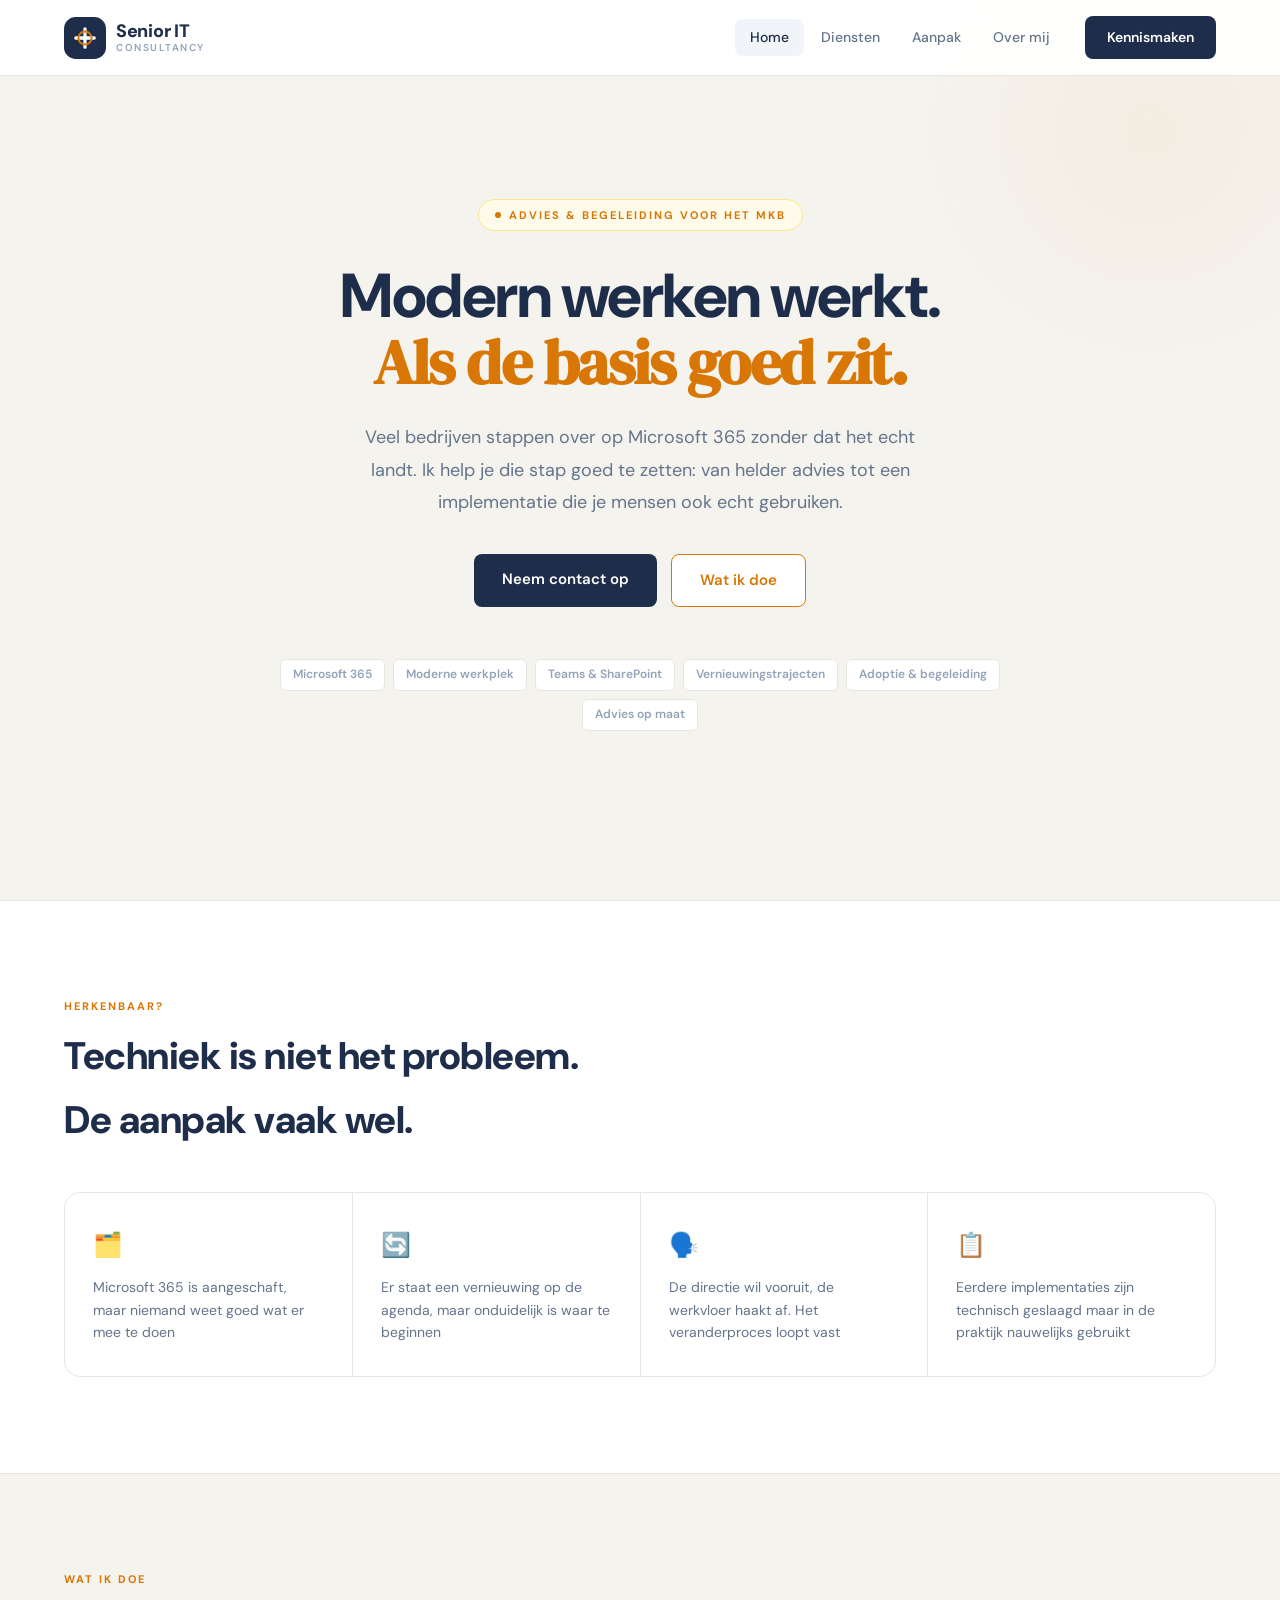
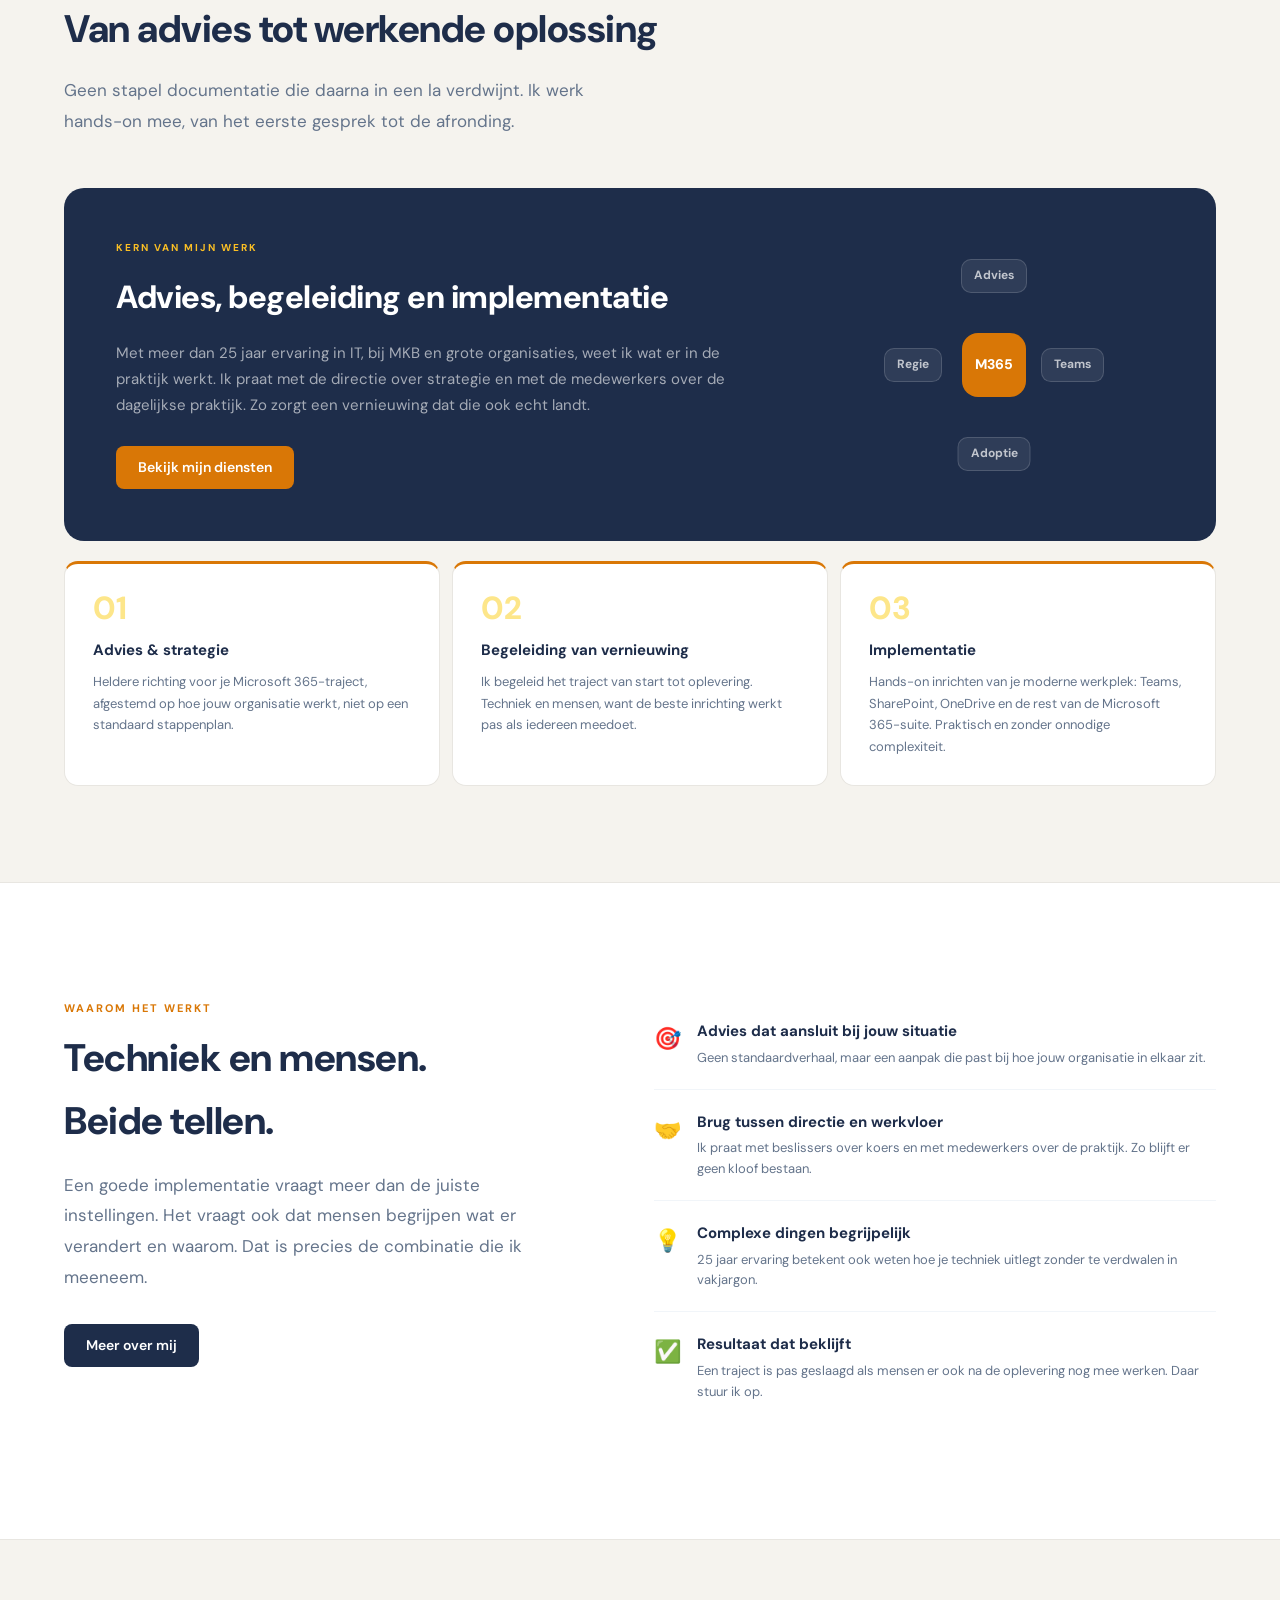
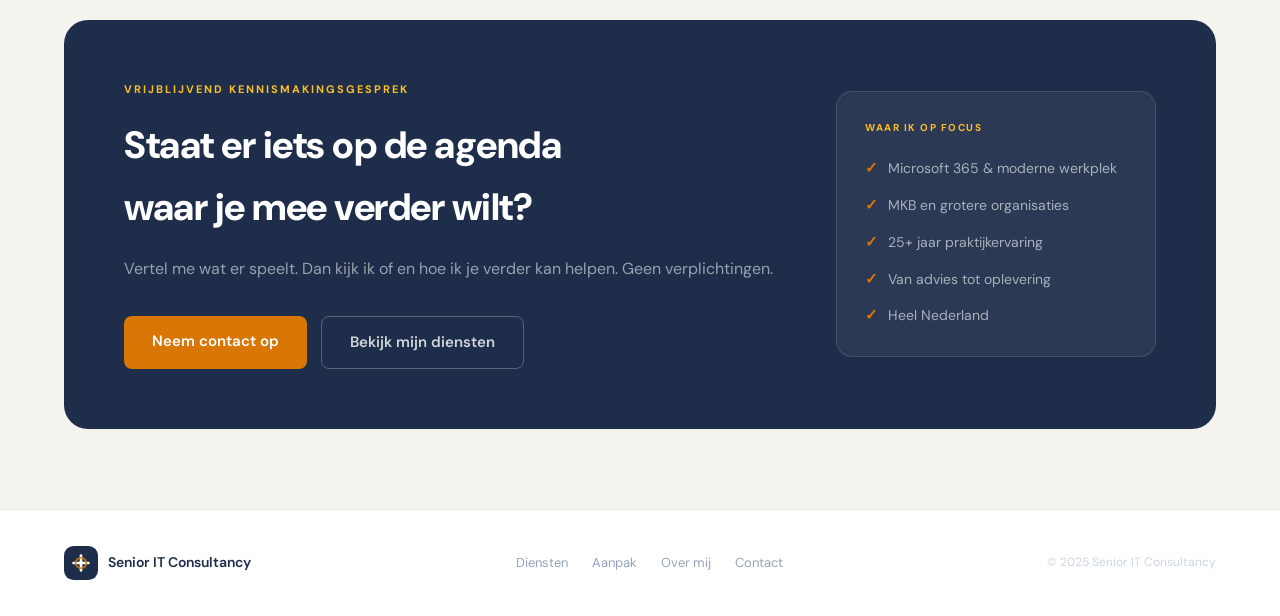
<file: index.html>
<!doctype html>
<html lang="nl">
<head>
<meta charset="utf-8">
<meta name="viewport" content="width=device-width,initial-scale=1">
<meta name="description" content="Senior IT Consultancy – advies, begeleiding en implementatie van moderne werkplekken en Microsoft 365 voor het MKB.">
<title>Senior IT Consultancy</title>
<link rel="stylesheet" href="style.css">
<link href="https://fonts.googleapis.com/css2?family=DM+Sans:ital,opsz,wght@0,9..40,400;0,9..40,500;0,9..40,700;0,9..40,800&family=DM+Serif+Display&display=swap" rel="stylesheet">
</head>
<body>
<header>
  <div class="wrap nav">
    <a class="logo" href="index.html">
      <svg width="42" height="42" viewBox="0 0 32 32" fill="none"><rect width="32" height="32" rx="9" fill="#1e2d4a"/><path d="M9 16h14M16 9v14" stroke="#fff" stroke-width="2.5" stroke-linecap="round"/><circle cx="16" cy="16" r="5" fill="none" stroke="#d97706" stroke-width="1.5"/></svg>
      <div class="logo-text"><span class="logo-main">Senior IT</span><span class="logo-sub">Consultancy</span></div>
    </a>
    <div class="menu">
      <a href="index.html" class="active">Home</a>
      <a href="diensten.html">Diensten</a>
      <a href="aanpak.html">Aanpak</a>
      <a href="over-mij.html">Over mij</a>
    </div>
    <a class="btn" href="contact.html">Kennismaken</a>
    <button class="hamburger" id="hamburger" aria-label="Menu"><span></span><span></span><span></span></button>
  </div>
</header>
<nav class="mobile-nav" id="mobileNav">
  <a href="index.html">Home</a><a href="diensten.html">Diensten</a><a href="aanpak.html">Aanpak</a><a href="over-mij.html">Over mij</a><a href="contact.html">Contact</a>
</nav>

<section class="hero">
  <div class="wrap hero-wrap">
    <div class="hero-kicker reveal"><span class="kicker-dot"></span>Advies & begeleiding voor het MKB</div>
    <h1 class="reveal">Modern werken werkt.<br><em>Als de basis goed zit.</em></h1>
    <p class="hero-lead reveal">Veel bedrijven stappen over op Microsoft 365 zonder dat het echt landt. Ik help je die stap goed te zetten: van helder advies tot een implementatie die je mensen ook echt gebruiken.</p>
    <div class="hero-cta reveal">
      <a class="btn big" href="contact.html">Neem contact op</a>
      <a class="btn-ghost big" href="diensten.html">Wat ik doe</a>
    </div>
    <div class="tech-strip reveal">
      <span class="chip">Microsoft 365</span>
      <span class="chip">Moderne werkplek</span>
      <span class="chip">Teams & SharePoint</span>
      <span class="chip">Vernieuwingstrajecten</span>
      <span class="chip">Adoptie & begeleiding</span>
      <span class="chip">Advies op maat</span>
    </div>
  </div>
</section>

<div class="divider"></div>

<section class="section">
  <div class="wrap">
    <div class="section-eyebrow reveal">Herkenbaar?</div>
    <h2 class="reveal">Techniek is niet het probleem.<br>De aanpak vaak wel.</h2>
    <div class="situation-row reveal">
      <div class="sit-item">
        <div class="sit-icon">🗂️</div>
        <div class="sit-text">Microsoft 365 is aangeschaft, maar niemand weet goed wat er mee te doen</div>
      </div>
      <div class="sit-divider"></div>
      <div class="sit-item">
        <div class="sit-icon">🔄</div>
        <div class="sit-text">Er staat een vernieuwing op de agenda, maar onduidelijk is waar te beginnen</div>
      </div>
      <div class="sit-divider"></div>
      <div class="sit-item">
        <div class="sit-icon">🗣️</div>
        <div class="sit-text">De directie wil vooruit, de werkvloer haakt af. Het veranderproces loopt vast</div>
      </div>
      <div class="sit-divider"></div>
      <div class="sit-item">
        <div class="sit-icon">📋</div>
        <div class="sit-text">Eerdere implementaties zijn technisch geslaagd maar in de praktijk nauwelijks gebruikt</div>
      </div>
    </div>
  </div>
</section>

<div class="divider"></div>

<section class="section section-tinted">
  <div class="wrap">
    <div class="section-eyebrow reveal">Wat ik doe</div>
    <h2 class="reveal">Van advies tot werkende oplossing</h2>
    <p class="section-intro reveal">Geen stapel documentatie die daarna in een la verdwijnt. Ik werk hands-on mee, van het eerste gesprek tot de afronding.</p>
    <div class="service-featured reveal">
      <div class="sf-content">
        <div class="sf-tag">Kern van mijn werk</div>
        <h3>Advies, begeleiding en implementatie</h3>
        <p>Met meer dan 25 jaar ervaring in IT, bij MKB en grote organisaties, weet ik wat er in de praktijk werkt. Ik praat met de directie over strategie en met de medewerkers over de dagelijkse praktijk. Zo zorgt een vernieuwing dat die ook echt landt.</p>
        <a class="btn" href="diensten.html">Bekijk mijn diensten</a>
      </div>
      <div class="sf-visual">
        <div class="sf-orbit">
          <div class="sf-center">M365</div>
          <div class="sf-node n1">Advies</div>
          <div class="sf-node n2">Teams</div>
          <div class="sf-node n3">Adoptie</div>
          <div class="sf-node n4">Regie</div>
        </div>
      </div>
    </div>
    <div class="service-sub reveal">
      <div class="svc-card">
        <div class="svc-num">01</div>
        <div class="svc-title">Advies & strategie</div>
        <div class="svc-text">Heldere richting voor je Microsoft 365-traject, afgestemd op hoe jouw organisatie werkt, niet op een standaard stappenplan.</div>
      </div>
      <div class="svc-card">
        <div class="svc-num">02</div>
        <div class="svc-title">Begeleiding van vernieuwing</div>
        <div class="svc-text">Ik begeleid het traject van start tot oplevering. Techniek en mensen, want de beste inrichting werkt pas als iedereen meedoet.</div>
      </div>
      <div class="svc-card">
        <div class="svc-num">03</div>
        <div class="svc-title">Implementatie</div>
        <div class="svc-text">Hands-on inrichten van je moderne werkplek: Teams, SharePoint, OneDrive en de rest van de Microsoft 365-suite. Praktisch en zonder onnodige complexiteit.</div>
      </div>
    </div>
  </div>
</section>

<div class="divider"></div>

<section class="section">
  <div class="wrap">
    <div class="benefit-row reveal">
      <div class="benefit-left">
        <div class="section-eyebrow">Waarom het werkt</div>
        <h2>Techniek en mensen.<br>Beide tellen.</h2>
        <p class="text">Een goede implementatie vraagt meer dan de juiste instellingen. Het vraagt ook dat mensen begrijpen wat er verandert en waarom. Dat is precies de combinatie die ik meeneem.</p>
        <a class="btn" href="over-mij.html">Meer over mij</a>
      </div>
      <div class="benefit-right">
        <div class="benefit-item">
          <div class="bi-icon">🎯</div>
          <div>
            <div class="bi-title">Advies dat aansluit bij jouw situatie</div>
            <div class="bi-text">Geen standaardverhaal, maar een aanpak die past bij hoe jouw organisatie in elkaar zit.</div>
          </div>
        </div>
        <div class="benefit-item">
          <div class="bi-icon">🤝</div>
          <div>
            <div class="bi-title">Brug tussen directie en werkvloer</div>
            <div class="bi-text">Ik praat met beslissers over koers en met medewerkers over de praktijk. Zo blijft er geen kloof bestaan.</div>
          </div>
        </div>
        <div class="benefit-item">
          <div class="bi-icon">💡</div>
          <div>
            <div class="bi-title">Complexe dingen begrijpelijk</div>
            <div class="bi-text">25 jaar ervaring betekent ook weten hoe je techniek uitlegt zonder te verdwalen in vakjargon.</div>
          </div>
        </div>
        <div class="benefit-item">
          <div class="bi-icon">✅</div>
          <div>
            <div class="bi-title">Resultaat dat beklijft</div>
            <div class="bi-text">Een traject is pas geslaagd als mensen er ook na de oplevering nog mee werken. Daar stuur ik op.</div>
          </div>
        </div>
      </div>
    </div>
  </div>
</section>

<div class="divider"></div>

<section class="cta-personal">
  <div class="wrap">
    <div class="cta-personal-inner reveal">
      <div class="cta-personal-text">
        <div class="cta-kicker">Vrijblijvend kennismakingsgesprek</div>
        <h2>Staat er iets op de agenda<br>waar je mee verder wilt?</h2>
        <p>Vertel me wat er speelt. Dan kijk ik of en hoe ik je verder kan helpen. Geen verplichtingen.</p>
        <div class="cta-actions">
          <a class="btn big" href="contact.html">Neem contact op</a>
          <a class="btn-outline big" href="diensten.html">Bekijk mijn diensten</a>
        </div>
      </div>
      <div class="cta-personal-card">
        <div class="cta-card-label">Waar ik op focus</div>
        <div class="cta-card-items">
          <div class="cta-card-item"><span class="cta-check">✓</span>Microsoft 365 & moderne werkplek</div>
          <div class="cta-card-item"><span class="cta-check">✓</span>MKB en grotere organisaties</div>
          <div class="cta-card-item"><span class="cta-check">✓</span>25+ jaar praktijkervaring</div>
          <div class="cta-card-item"><span class="cta-check">✓</span>Van advies tot oplevering</div>
          <div class="cta-card-item"><span class="cta-check">✓</span>Heel Nederland</div>
        </div>
      </div>
    </div>
  </div>
</section>

<footer>
  <div class="wrap footer-inner">
    <div class="footer-brand">
      <svg width="34" height="34" viewBox="0 0 32 32" fill="none"><rect width="32" height="32" rx="9" fill="#1e2d4a"/><path d="M9 16h14M16 9v14" stroke="#fff" stroke-width="2.5" stroke-linecap="round"/><circle cx="16" cy="16" r="5" fill="none" stroke="#d97706" stroke-width="1.5"/></svg>
      <span>Senior IT Consultancy</span>
    </div>
    <div class="footer-links">
      <a href="diensten.html">Diensten</a><a href="aanpak.html">Aanpak</a><a href="over-mij.html">Over mij</a><a href="contact.html">Contact</a>
    </div>
    <span class="footer-copy">© 2025 Senior IT Consultancy</span>
  </div>
</footer>
<a href="contact.html" class="fab-contact">Contact</a>
<script>
const obs=new IntersectionObserver(entries=>{entries.forEach(e=>{if(e.isIntersecting)e.target.classList.add('active');});},{threshold:0.08});
document.querySelectorAll('.reveal').forEach(el=>obs.observe(el));
const h=document.getElementById('hamburger'),m=document.getElementById('mobileNav');
if(h&&m){h.addEventListener('click',()=>{h.classList.toggle('open');m.classList.toggle('open');});m.querySelectorAll('a').forEach(a=>a.addEventListener('click',()=>{h.classList.remove('open');m.classList.remove('open');}));}
</script>
</body>
</html>
</file>
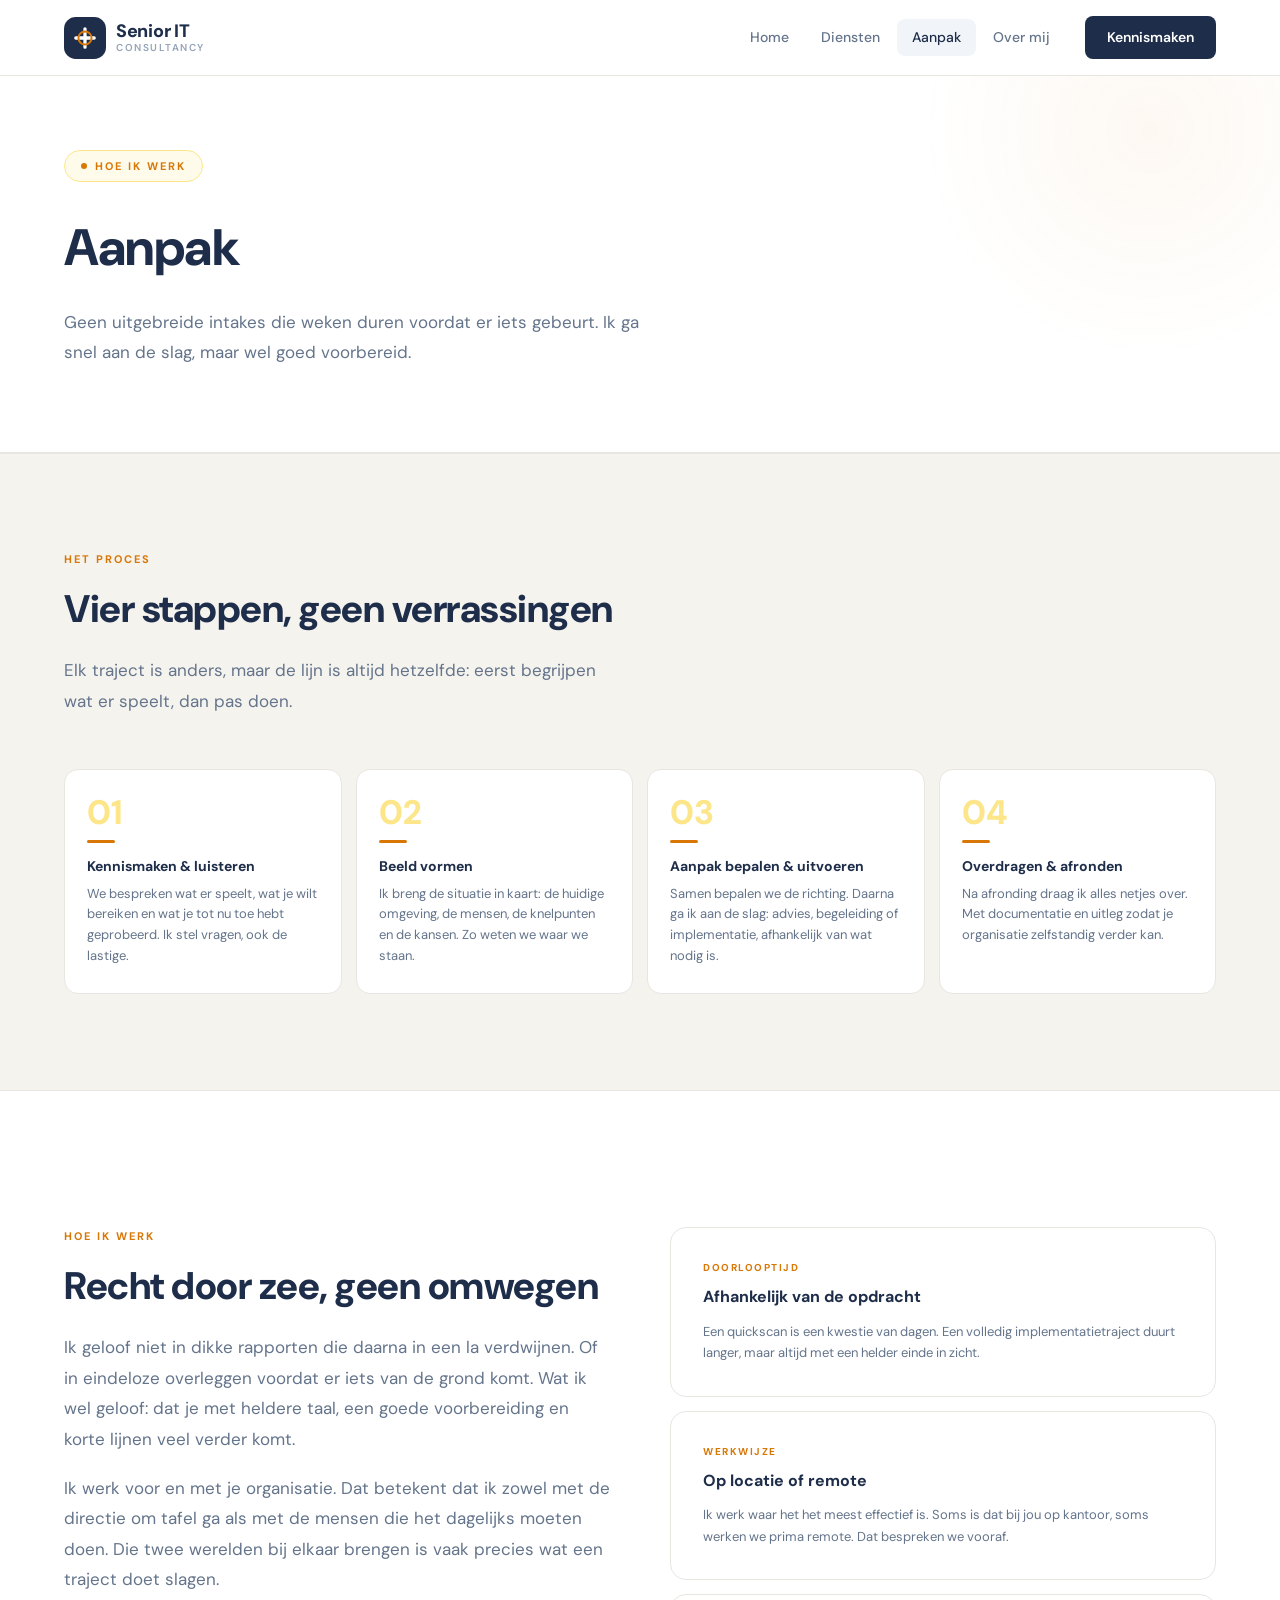
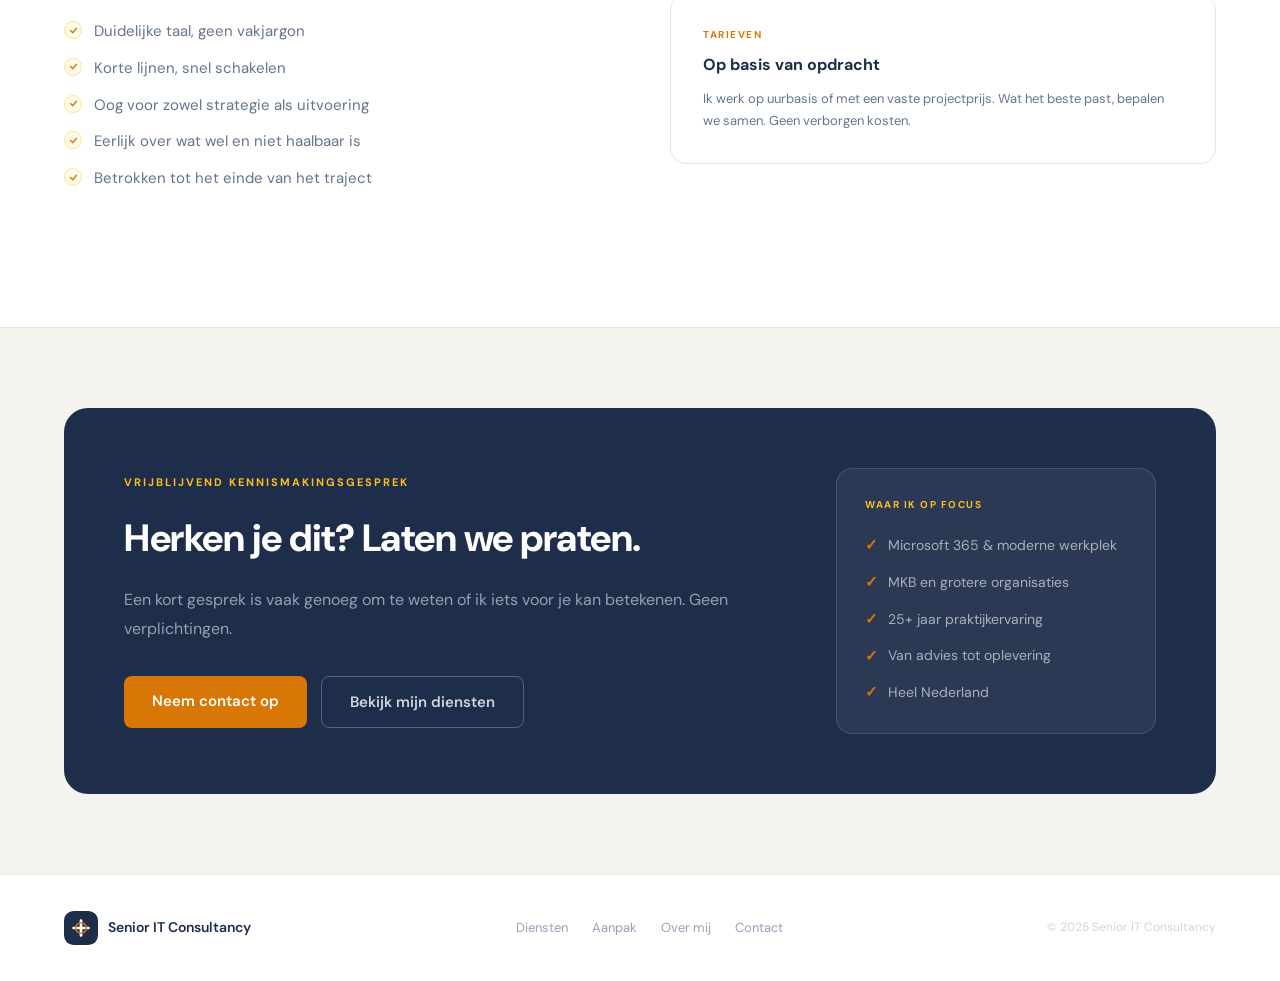
<file: aanpak.html>
<!doctype html>
<html lang="nl">
<head>
<meta charset="utf-8">
<meta name="viewport" content="width=device-width,initial-scale=1">
<meta name="description" content="Hoe Senior IT Consultancy werkt: praktisch, betrokken en gericht op resultaat.">
<title>Aanpak – Senior IT Consultancy</title>
<link rel="stylesheet" href="style.css">
<link href="https://fonts.googleapis.com/css2?family=DM+Sans:ital,opsz,wght@0,9..40,400;0,9..40,500;0,9..40,700;0,9..40,800&family=DM+Serif+Display&display=swap" rel="stylesheet">
</head>
<body>
<header>
  <div class="wrap nav">
    <a class="logo" href="index.html"><svg width="42" height="42" viewBox="0 0 32 32" fill="none"><rect width="32" height="32" rx="9" fill="#1e2d4a"/><path d="M9 16h14M16 9v14" stroke="#fff" stroke-width="2.5" stroke-linecap="round"/><circle cx="16" cy="16" r="5" fill="none" stroke="#d97706" stroke-width="1.5"/></svg><div class="logo-text"><span class="logo-main">Senior IT</span><span class="logo-sub">Consultancy</span></div></a>
    <div class="menu"><a href="index.html">Home</a><a href="diensten.html">Diensten</a><a href="aanpak.html" class="active">Aanpak</a><a href="over-mij.html">Over mij</a></div>
    <a class="btn" href="contact.html">Kennismaken</a>
    <button class="hamburger" id="hamburger" aria-label="Menu"><span></span><span></span><span></span></button>
  </div>
</header>
<nav class="mobile-nav" id="mobileNav"><a href="index.html">Home</a><a href="diensten.html">Diensten</a><a href="aanpak.html">Aanpak</a><a href="over-mij.html">Over mij</a><a href="contact.html">Contact</a></nav>

<section class="page-hero">
  <div class="wrap">
    <div class="hero-kicker reveal"><span class="kicker-dot"></span>Hoe ik werk</div>
    <h1 class="reveal">Aanpak</h1>
    <p class="reveal">Geen uitgebreide intakes die weken duren voordat er iets gebeurt. Ik ga snel aan de slag, maar wel goed voorbereid.</p>
  </div>
</section>

<div class="divider"></div>

<section class="section section-tinted">
  <div class="wrap">
    <div class="section-eyebrow reveal">Het proces</div>
    <h2 class="reveal">Vier stappen, geen verrassingen</h2>
    <p class="section-intro reveal">Elk traject is anders, maar de lijn is altijd hetzelfde: eerst begrijpen wat er speelt, dan pas doen.</p>
    <div class="grid4 reveal">
      <div class="step-card">
        <div class="step-n">01</div>
        <div class="step-line"></div>
        <div class="step-title">Kennismaken & luisteren</div>
        <div class="step-text">We bespreken wat er speelt, wat je wilt bereiken en wat je tot nu toe hebt geprobeerd. Ik stel vragen, ook de lastige.</div>
      </div>
      <div class="step-card">
        <div class="step-n">02</div>
        <div class="step-line"></div>
        <div class="step-title">Beeld vormen</div>
        <div class="step-text">Ik breng de situatie in kaart: de huidige omgeving, de mensen, de knelpunten en de kansen. Zo weten we waar we staan.</div>
      </div>
      <div class="step-card">
        <div class="step-n">03</div>
        <div class="step-line"></div>
        <div class="step-title">Aanpak bepalen & uitvoeren</div>
        <div class="step-text">Samen bepalen we de richting. Daarna ga ik aan de slag: advies, begeleiding of implementatie, afhankelijk van wat nodig is.</div>
      </div>
      <div class="step-card">
        <div class="step-n">04</div>
        <div class="step-line"></div>
        <div class="step-title">Overdragen & afronden</div>
        <div class="step-text">Na afronding draag ik alles netjes over. Met documentatie en uitleg zodat je organisatie zelfstandig verder kan.</div>
      </div>
    </div>
  </div>
</section>

<div class="divider"></div>

<section class="section">
  <div class="wrap">
    <div class="highlight-row">
      <div class="reveal">
        <div class="section-eyebrow">Hoe ik werk</div>
        <h2>Recht door zee, geen omwegen</h2>
        <p class="text">Ik geloof niet in dikke rapporten die daarna in een la verdwijnen. Of in eindeloze overleggen voordat er iets van de grond komt. Wat ik wel geloof: dat je met heldere taal, een goede voorbereiding en korte lijnen veel verder komt.</p>
        <p class="text">Ik werk voor en met je organisatie. Dat betekent dat ik zowel met de directie om tafel ga als met de mensen die het dagelijks moeten doen. Die twee werelden bij elkaar brengen is vaak precies wat een traject doet slagen.</p>
        <ul class="highlight-list">
          <li>Duidelijke taal, geen vakjargon</li>
          <li>Korte lijnen, snel schakelen</li>
          <li>Oog voor zowel strategie als uitvoering</li>
          <li>Eerlijk over wat wel en niet haalbaar is</li>
          <li>Betrokken tot het einde van het traject</li>
        </ul>
      </div>
      <div class="reveal">
        <div class="card" style="margin-bottom:14px;">
          <div class="card-label" style="min-height:auto;">Doorlooptijd</div>
          <div class="card-title" style="min-height:auto;">Afhankelijk van de opdracht</div>
          <div class="card-text">Een quickscan is een kwestie van dagen. Een volledig implementatietraject duurt langer, maar altijd met een helder einde in zicht.</div>
        </div>
        <div class="card" style="margin-bottom:14px;">
          <div class="card-label" style="min-height:auto;">Werkwijze</div>
          <div class="card-title" style="min-height:auto;">Op locatie of remote</div>
          <div class="card-text">Ik werk waar het het meest effectief is. Soms is dat bij jou op kantoor, soms werken we prima remote. Dat bespreken we vooraf.</div>
        </div>
        <div class="card">
          <div class="card-label" style="min-height:auto;">Tarieven</div>
          <div class="card-title" style="min-height:auto;">Op basis van opdracht</div>
          <div class="card-text">Ik werk op uurbasis of met een vaste projectprijs. Wat het beste past, bepalen we samen. Geen verborgen kosten.</div>
        </div>
      </div>
    </div>
  </div>
</section>

<div class="divider"></div>

<section class="cta-personal">
  <div class="wrap">
    <div class="cta-personal-inner reveal">
      <div class="cta-personal-text">
        <div class="cta-kicker">Vrijblijvend kennismakingsgesprek</div>
        <h2>Herken je dit? Laten we praten.</h2>
        <p>Een kort gesprek is vaak genoeg om te weten of ik iets voor je kan betekenen. Geen verplichtingen.</p>
        <div class="cta-actions">
          <a class="btn big" href="contact.html">Neem contact op</a>
          <a class="btn-outline big" href="diensten.html">Bekijk mijn diensten</a>
        </div>
      </div>
      <div class="cta-personal-card">
        <div class="cta-card-label">Waar ik op focus</div>
        <div class="cta-card-items">
          <div class="cta-card-item"><span class="cta-check">✓</span>Microsoft 365 & moderne werkplek</div>
          <div class="cta-card-item"><span class="cta-check">✓</span>MKB en grotere organisaties</div>
          <div class="cta-card-item"><span class="cta-check">✓</span>25+ jaar praktijkervaring</div>
          <div class="cta-card-item"><span class="cta-check">✓</span>Van advies tot oplevering</div>
          <div class="cta-card-item"><span class="cta-check">✓</span>Heel Nederland</div>
        </div>
      </div>
    </div>
  </div>
</section>

<footer>
  <div class="wrap footer-inner">
    <div class="footer-brand"><svg width="34" height="34" viewBox="0 0 32 32" fill="none"><rect width="32" height="32" rx="9" fill="#1e2d4a"/><path d="M9 16h14M16 9v14" stroke="#fff" stroke-width="2.5" stroke-linecap="round"/><circle cx="16" cy="16" r="5" fill="none" stroke="#d97706" stroke-width="1.5"/></svg><span>Senior IT Consultancy</span></div>
    <div class="footer-links"><a href="diensten.html">Diensten</a><a href="aanpak.html">Aanpak</a><a href="over-mij.html">Over mij</a><a href="contact.html">Contact</a></div>
    <span class="footer-copy">© 2025 Senior IT Consultancy</span>
  </div>
</footer>
<a href="contact.html" class="fab-contact">Contact</a>
<script>
const obs=new IntersectionObserver(entries=>{entries.forEach(e=>{if(e.isIntersecting)e.target.classList.add('active');});},{threshold:0.08});
document.querySelectorAll('.reveal').forEach(el=>obs.observe(el));
const h=document.getElementById('hamburger'),m=document.getElementById('mobileNav');
if(h&&m){h.addEventListener('click',()=>{h.classList.toggle('open');m.classList.toggle('open');});m.querySelectorAll('a').forEach(a=>a.addEventListener('click',()=>{h.classList.remove('open');m.classList.remove('open');}));}
</script>
</body>
</html>
</file>
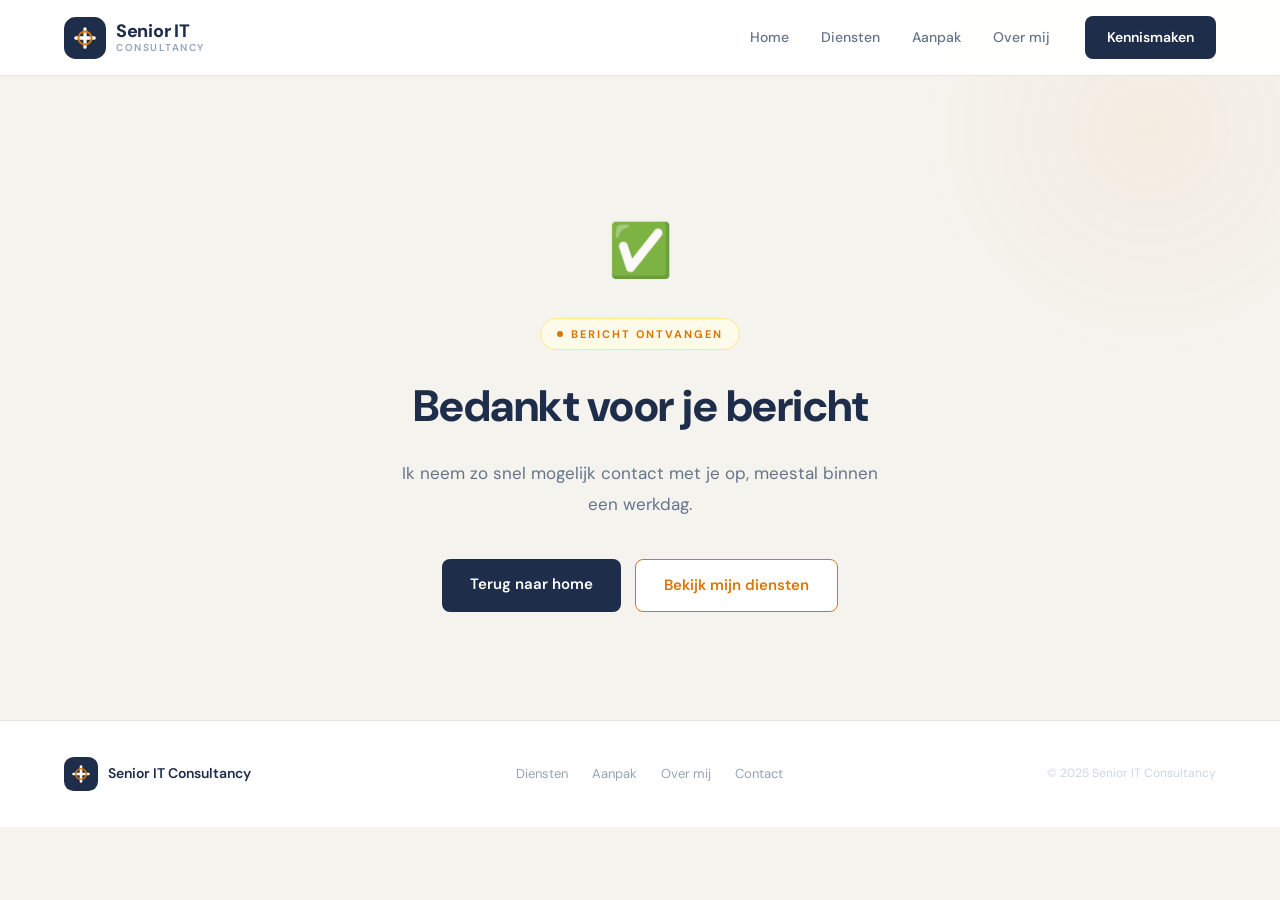
<file: bedankt.html>
<!doctype html>
<html lang="nl">
<head>
<meta charset="utf-8">
<meta name="viewport" content="width=device-width,initial-scale=1">
<meta name="description" content="Bedankt voor je bericht.">
<title>Bedankt – Senior IT Consultancy</title>
<link rel="stylesheet" href="style.css">
<link href="https://fonts.googleapis.com/css2?family=DM+Sans:ital,opsz,wght@0,9..40,400;0,9..40,500;0,9..40,700;0,9..40,800&family=DM+Serif+Display&display=swap" rel="stylesheet">
</head>
<body>
<header>
  <div class="wrap nav">
    <a class="logo" href="index.html"><svg width="42" height="42" viewBox="0 0 32 32" fill="none"><rect width="32" height="32" rx="9" fill="#1e2d4a"/><path d="M9 16h14M16 9v14" stroke="#fff" stroke-width="2.5" stroke-linecap="round"/><circle cx="16" cy="16" r="5" fill="none" stroke="#d97706" stroke-width="1.5"/></svg><div class="logo-text"><span class="logo-main">Senior IT</span><span class="logo-sub">Consultancy</span></div></a>
    <div class="menu"><a href="index.html">Home</a><a href="diensten.html">Diensten</a><a href="aanpak.html">Aanpak</a><a href="over-mij.html">Over mij</a></div>
    <a class="btn" href="contact.html">Kennismaken</a>
    <button class="hamburger" id="hamburger" aria-label="Menu"><span></span><span></span><span></span></button>
  </div>
</header>
<nav class="mobile-nav" id="mobileNav"><a href="index.html">Home</a><a href="diensten.html">Diensten</a><a href="aanpak.html">Aanpak</a><a href="over-mij.html">Over mij</a><a href="contact.html">Contact</a></nav>

<section style="min-height:80vh;display:flex;align-items:center;padding-top:100px;">
  <div class="wrap" style="text-align:center;">
    <div style="font-size:52px;margin-bottom:24px;">✅</div>
    <div class="hero-kicker" style="justify-content:center;margin-bottom:20px;"><span class="kicker-dot"></span>Bericht ontvangen</div>
    <h1 style="font-size:clamp(28px,4vw,44px);font-weight:800;color:#1e2d4a;margin-bottom:16px;letter-spacing:-0.5px;">Bedankt voor je bericht</h1>
    <p style="color:#64748b;font-size:17px;max-width:480px;margin:0 auto 40px;line-height:1.8;">Ik neem zo snel mogelijk contact met je op, meestal binnen een werkdag.</p>
    <div style="display:flex;gap:14px;justify-content:center;flex-wrap:wrap;">
      <a class="btn big" href="index.html">Terug naar home</a>
      <a class="btn-ghost big" href="diensten.html">Bekijk mijn diensten</a>
    </div>
  </div>
</section>

<footer>
  <div class="wrap footer-inner">
    <div class="footer-brand"><svg width="34" height="34" viewBox="0 0 32 32" fill="none"><rect width="32" height="32" rx="9" fill="#1e2d4a"/><path d="M9 16h14M16 9v14" stroke="#fff" stroke-width="2.5" stroke-linecap="round"/><circle cx="16" cy="16" r="5" fill="none" stroke="#d97706" stroke-width="1.5"/></svg><span>Senior IT Consultancy</span></div>
    <div class="footer-links"><a href="diensten.html">Diensten</a><a href="aanpak.html">Aanpak</a><a href="over-mij.html">Over mij</a><a href="contact.html">Contact</a></div>
    <span class="footer-copy">© 2025 Senior IT Consultancy</span>
  </div>
</footer>
<script>
const h=document.getElementById('hamburger'),m=document.getElementById('mobileNav');
if(h&&m){h.addEventListener('click',()=>{h.classList.toggle('open');m.classList.toggle('open');});m.querySelectorAll('a').forEach(a=>a.addEventListener('click',()=>{h.classList.remove('open');m.classList.remove('open');}));}
</script>
</body>
</html>
</file>
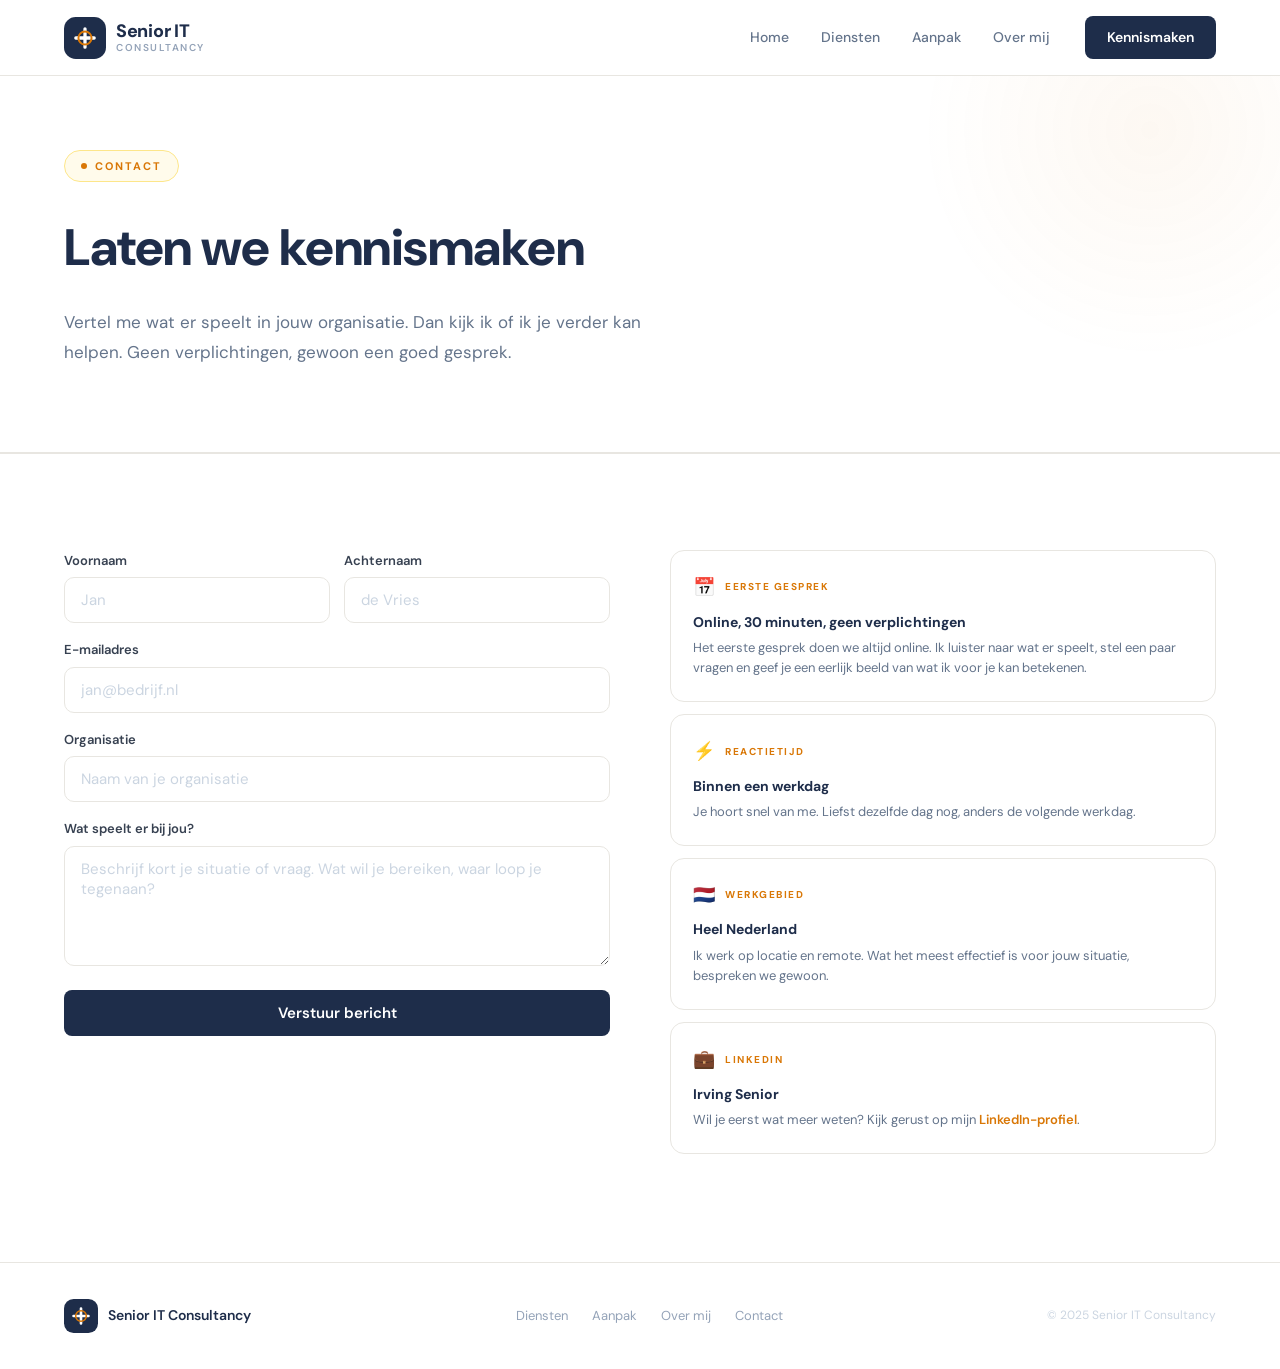
<file: contact.html>
<!doctype html>
<html lang="nl">
<head>
<meta charset="utf-8">
<meta name="viewport" content="width=device-width,initial-scale=1">
<meta name="description" content="Neem contact op met Irving Senior voor een vrijblijvend kennismakingsgesprek.">
<title>Contact – Senior IT Consultancy</title>
<link rel="stylesheet" href="style.css">
<link href="https://fonts.googleapis.com/css2?family=DM+Sans:ital,opsz,wght@0,9..40,400;0,9..40,500;0,9..40,700;0,9..40,800&family=DM+Serif+Display&display=swap" rel="stylesheet">
</head>
<body>
<header>
  <div class="wrap nav">
    <a class="logo" href="index.html"><svg width="42" height="42" viewBox="0 0 32 32" fill="none"><rect width="32" height="32" rx="9" fill="#1e2d4a"/><path d="M9 16h14M16 9v14" stroke="#fff" stroke-width="2.5" stroke-linecap="round"/><circle cx="16" cy="16" r="5" fill="none" stroke="#d97706" stroke-width="1.5"/></svg><div class="logo-text"><span class="logo-main">Senior IT</span><span class="logo-sub">Consultancy</span></div></a>
    <div class="menu"><a href="index.html">Home</a><a href="diensten.html">Diensten</a><a href="aanpak.html">Aanpak</a><a href="over-mij.html">Over mij</a></div>
    <a class="btn" href="contact.html">Kennismaken</a>
    <button class="hamburger" id="hamburger" aria-label="Menu"><span></span><span></span><span></span></button>
  </div>
</header>
<nav class="mobile-nav" id="mobileNav"><a href="index.html">Home</a><a href="diensten.html">Diensten</a><a href="aanpak.html">Aanpak</a><a href="over-mij.html">Over mij</a><a href="contact.html">Contact</a></nav>

<section class="page-hero">
  <div class="wrap">
    <div class="hero-kicker reveal"><span class="kicker-dot"></span>Contact</div>
    <h1 class="reveal">Laten we kennismaken</h1>
    <p class="reveal">Vertel me wat er speelt in jouw organisatie. Dan kijk ik of ik je verder kan helpen. Geen verplichtingen, gewoon een goed gesprek.</p>
  </div>
</section>

<div class="divider"></div>

<section class="section">
  <div class="wrap">
    <div style="display:grid;grid-template-columns:1fr 1fr;gap:60px;align-items:start;">
      <div class="reveal">
        <form action="https://formspree.io/f/mojzvyek" method="POST">
          <input type="hidden" name="_next" value="https://senioritconsultancy.nl/bedankt.html">
          <div class="form-row">
            <div class="form-group"><label for="voornaam">Voornaam</label><input type="text" id="voornaam" name="voornaam" placeholder="Jan" required></div>
            <div class="form-group"><label for="achternaam">Achternaam</label><input type="text" id="achternaam" name="achternaam" placeholder="de Vries" required></div>
          </div>
          <div class="form-group"><label for="email">E-mailadres</label><input type="email" id="email" name="email" placeholder="jan@bedrijf.nl" required></div>
          <div class="form-group"><label for="bedrijf">Organisatie</label><input type="text" id="bedrijf" name="bedrijf" placeholder="Naam van je organisatie"></div>
          <div class="form-group"><label for="bericht">Wat speelt er bij jou?</label><textarea id="bericht" name="bericht" placeholder="Beschrijf kort je situatie of vraag. Wat wil je bereiken, waar loop je tegenaan?"></textarea></div>
          <button type="submit" class="btn big" style="width:100%;text-align:center;">Verstuur bericht</button>
        </form>
      </div>
      <div class="reveal">
        <div class="info-card">
          <div class="info-card-head"><span class="info-card-icon">📅</span><div class="info-card-label">Eerste gesprek</div></div>
          <div class="info-card-title">Online, 30 minuten, geen verplichtingen</div>
          <div class="info-card-text">Het eerste gesprek doen we altijd online. Ik luister naar wat er speelt, stel een paar vragen en geef je een eerlijk beeld van wat ik voor je kan betekenen.</div>
        </div>
        <div class="info-card">
          <div class="info-card-head"><span class="info-card-icon">⚡</span><div class="info-card-label">Reactietijd</div></div>
          <div class="info-card-title">Binnen een werkdag</div>
          <div class="info-card-text">Je hoort snel van me. Liefst dezelfde dag nog, anders de volgende werkdag.</div>
        </div>
        <div class="info-card">
          <div class="info-card-head"><span class="info-card-icon">🇳🇱</span><div class="info-card-label">Werkgebied</div></div>
          <div class="info-card-title">Heel Nederland</div>
          <div class="info-card-text">Ik werk op locatie en remote. Wat het meest effectief is voor jouw situatie, bespreken we gewoon.</div>
        </div>
        <div class="info-card">
          <div class="info-card-head"><span class="info-card-icon">💼</span><div class="info-card-label">LinkedIn</div></div>
          <div class="info-card-title">Irving Senior</div>
          <div class="info-card-text">Wil je eerst wat meer weten? Kijk gerust op mijn <a href="https://www.linkedin.com/in/irvingsenior/" target="_blank" rel="noopener" style="color:#d97706;text-decoration:none;font-weight:600;">LinkedIn-profiel</a>.</div>
        </div>
      </div>
    </div>
  </div>
</section>

<footer>
  <div class="wrap footer-inner">
    <div class="footer-brand"><svg width="34" height="34" viewBox="0 0 32 32" fill="none"><rect width="32" height="32" rx="9" fill="#1e2d4a"/><path d="M9 16h14M16 9v14" stroke="#fff" stroke-width="2.5" stroke-linecap="round"/><circle cx="16" cy="16" r="5" fill="none" stroke="#d97706" stroke-width="1.5"/></svg><span>Senior IT Consultancy</span></div>
    <div class="footer-links"><a href="diensten.html">Diensten</a><a href="aanpak.html">Aanpak</a><a href="over-mij.html">Over mij</a><a href="contact.html">Contact</a></div>
    <span class="footer-copy">© 2025 Senior IT Consultancy</span>
  </div>
</footer>
<a href="contact.html" class="fab-contact">Contact</a>
<script>
const obs=new IntersectionObserver(entries=>{entries.forEach(e=>{if(e.isIntersecting)e.target.classList.add('active');});},{threshold:0.08});
document.querySelectorAll('.reveal').forEach(el=>obs.observe(el));
const h=document.getElementById('hamburger'),m=document.getElementById('mobileNav');
if(h&&m){h.addEventListener('click',()=>{h.classList.toggle('open');m.classList.toggle('open');});m.querySelectorAll('a').forEach(a=>a.addEventListener('click',()=>{h.classList.remove('open');m.classList.remove('open');}));}
</script>
</body>
</html>
</file>
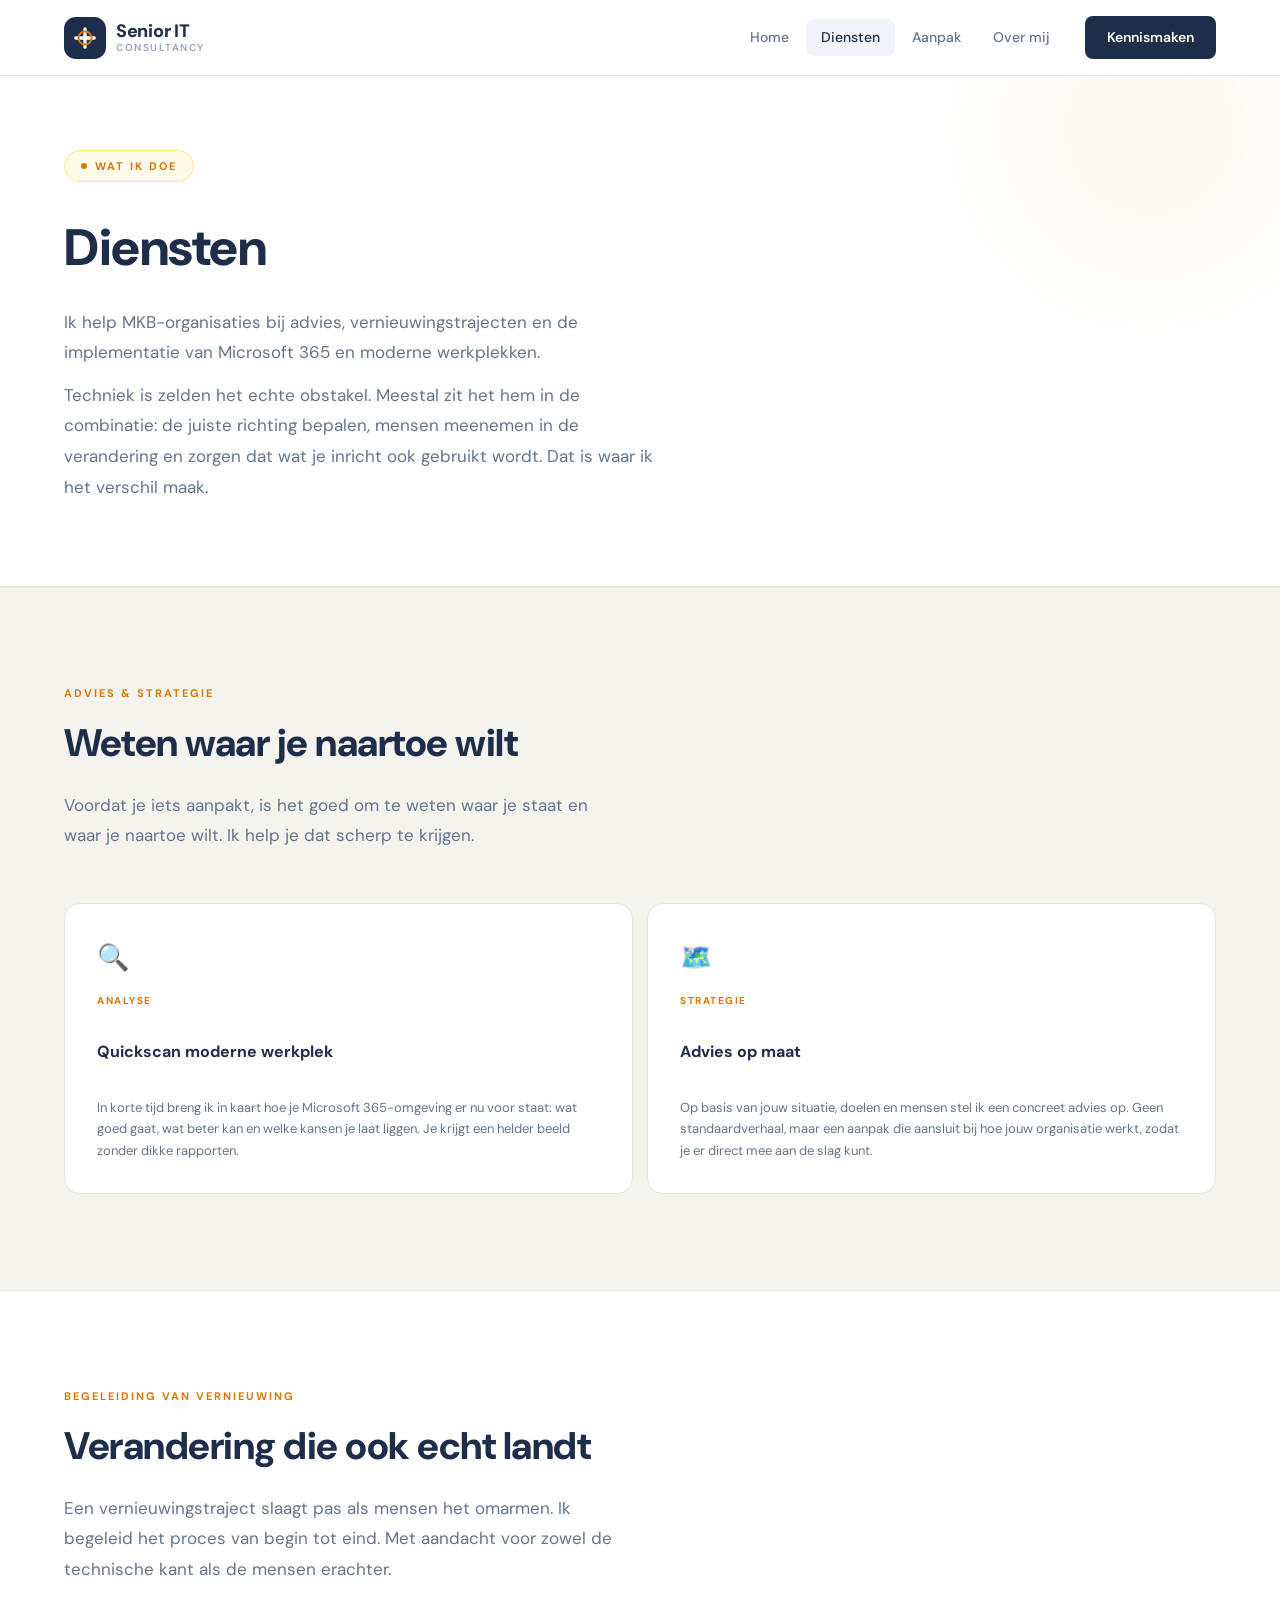
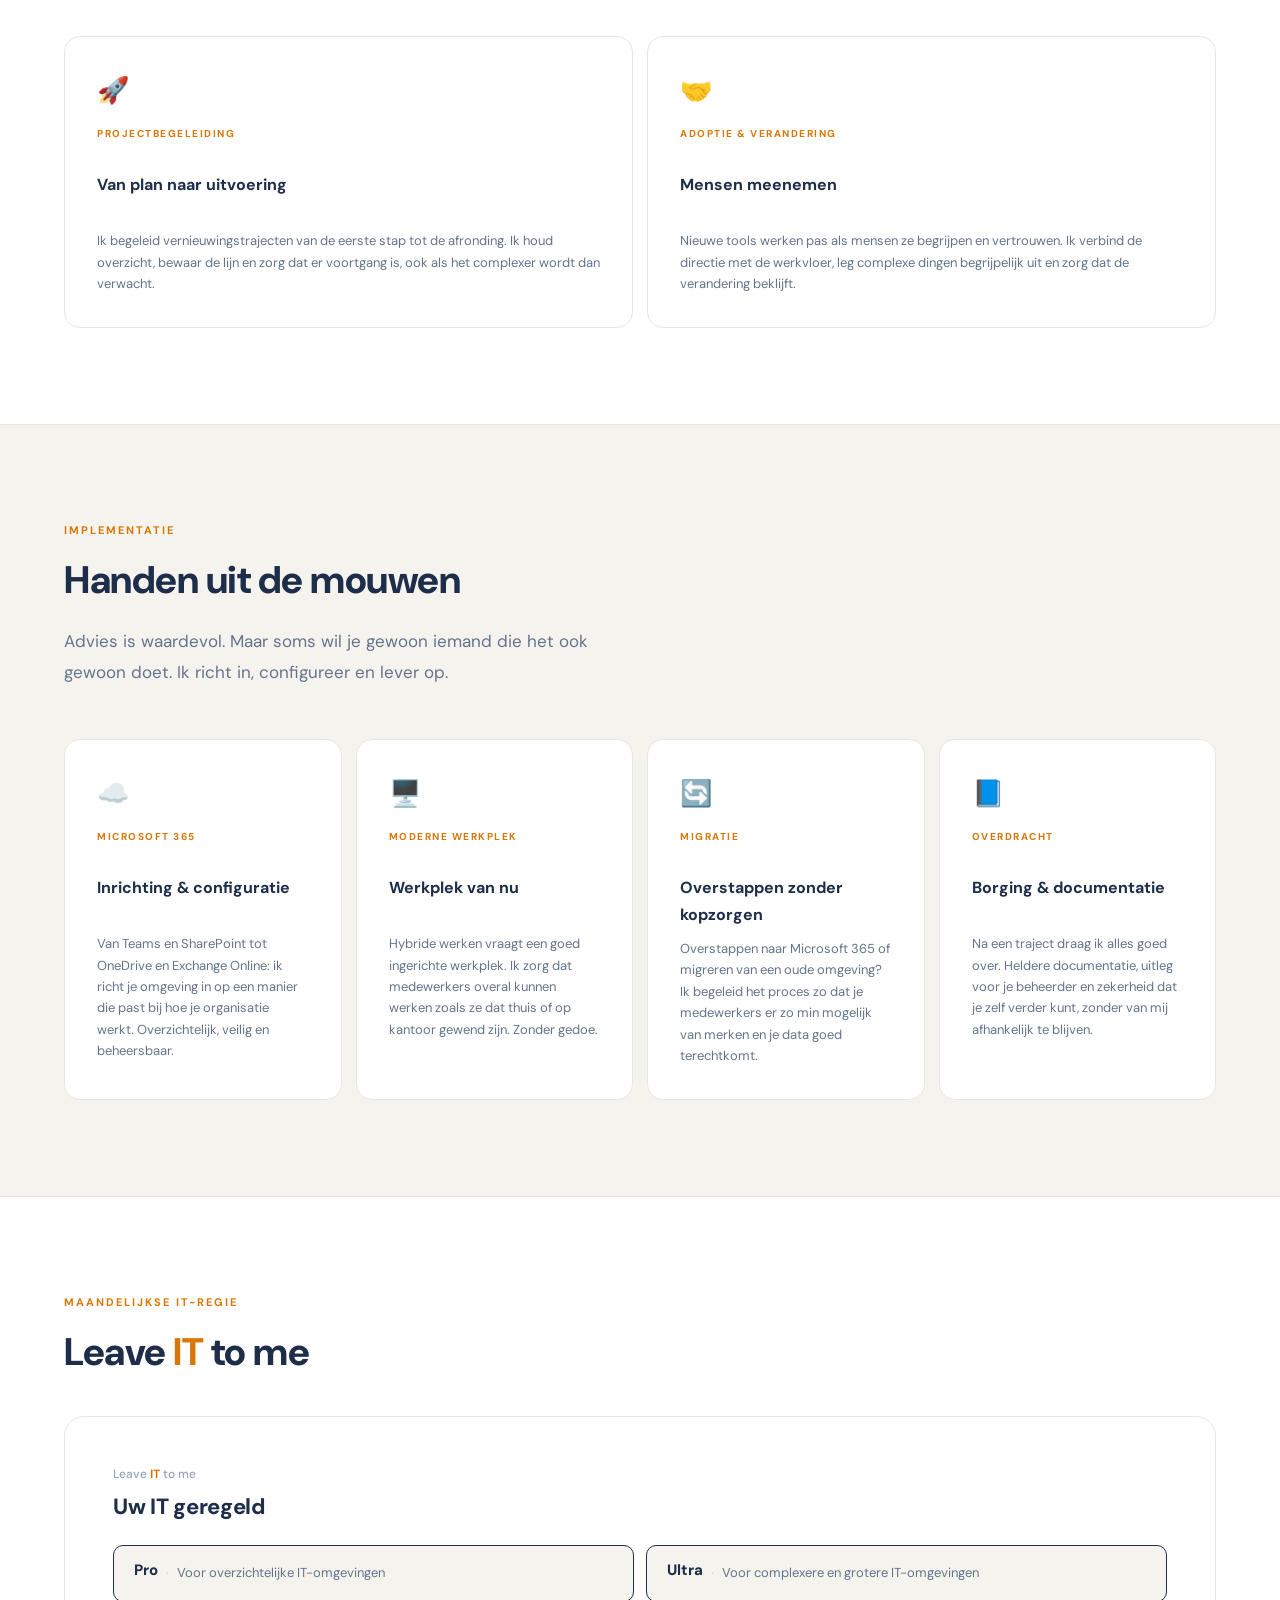
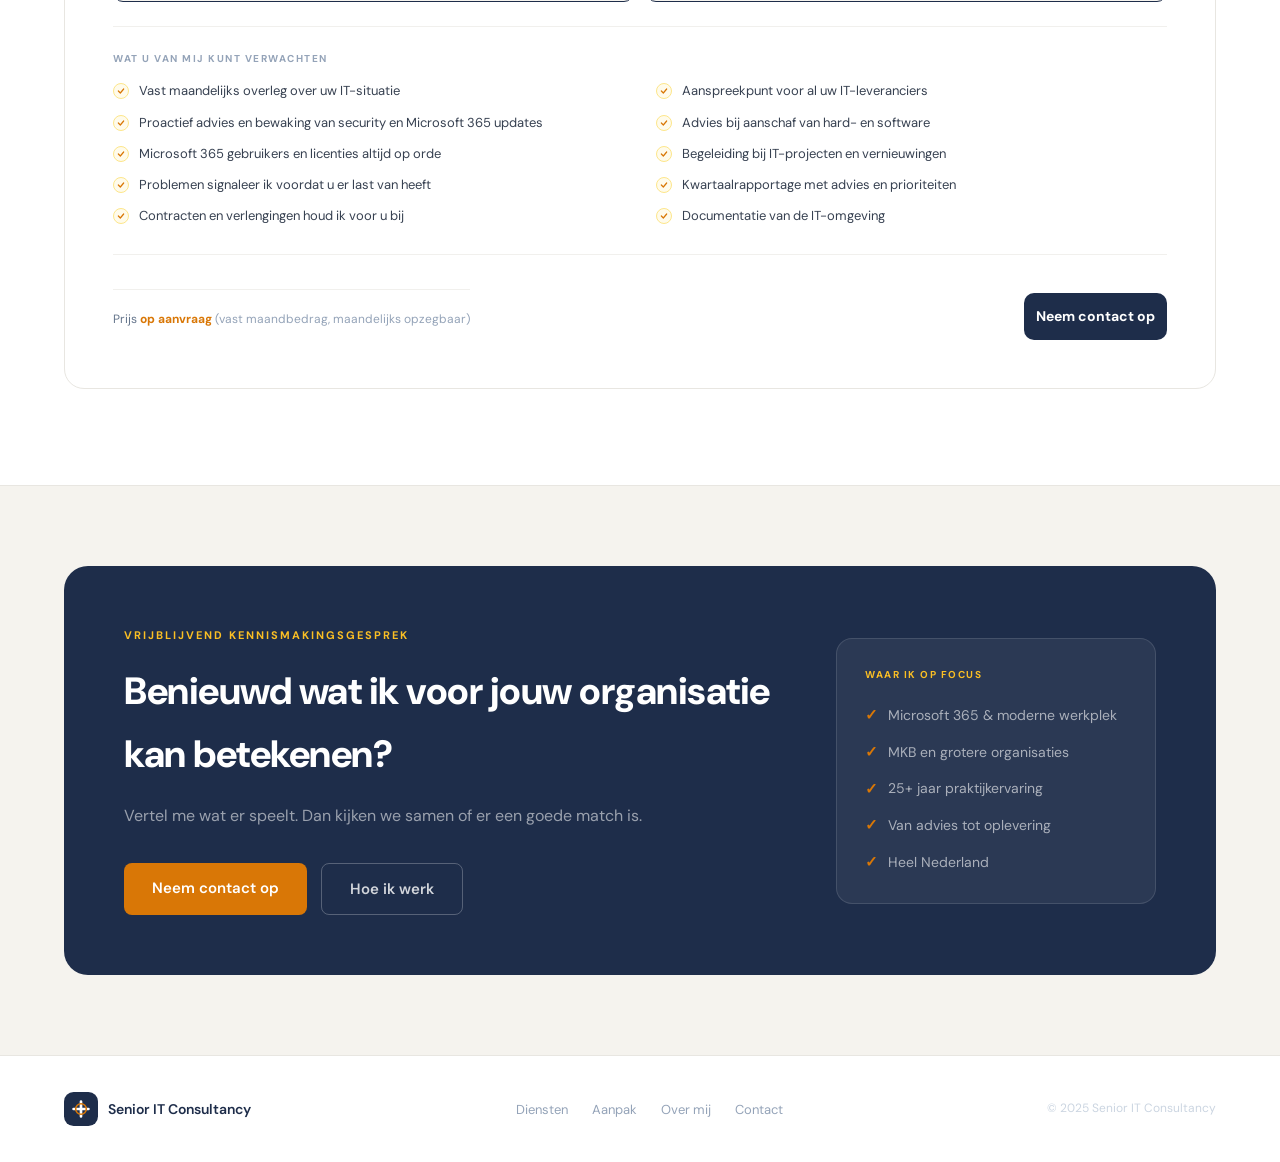
<file: diensten.html>
<!doctype html>
<html lang="nl">
<head>
<meta charset="utf-8">
<meta name="viewport" content="width=device-width,initial-scale=1">
<meta name="description" content="Advies, begeleiding en implementatie van moderne werkplekken en Microsoft 365 voor het MKB.">
<title>Diensten – Senior IT Consultancy</title>
<link rel="stylesheet" href="style.css">
<link href="https://fonts.googleapis.com/css2?family=DM+Sans:ital,opsz,wght@0,9..40,400;0,9..40,500;0,9..40,700;0,9..40,800&family=DM+Serif+Display&display=swap" rel="stylesheet">
<style>
.pkg-grid{display:grid;grid-template-columns:1fr 1fr;gap:24px;margin-top:40px;margin-bottom:32px;}
.pkg{background:#fff;border:1.5px solid #e8e6e1;border-radius:20px;padding:40px;display:flex;flex-direction:column;}
.pkg-ultra{border-color:#1e2d4a;}
.pkg-label{font-size:12px;font-weight:500;color:#94a3b8;margin-bottom:4px;}
.pkg-label .it{color:#d97706;font-weight:700;}
.pkg-name{font-size:26px;font-weight:800;color:#1e2d4a;letter-spacing:-0.5px;margin-bottom:8px;}
.pkg-tagline{font-size:14px;color:#64748b;line-height:1.6;margin-bottom:0;}
.pkg-divider{height:1px;background:#f1f0ed;margin:24px 0;}
.pkg-section{font-size:10px;font-weight:700;letter-spacing:1.5px;text-transform:uppercase;color:#94a3b8;margin-bottom:14px;}
.pkg-items{list-style:none;display:flex;flex-direction:column;gap:11px;margin-bottom:28px;}
.pkg-items li{display:flex;align-items:flex-start;gap:10px;font-size:13px;color:#374151;line-height:1.55;}
.pkg-items li::before{content:"";width:16px;height:16px;min-width:16px;border-radius:50%;background:#fffbeb;border:1px solid #fde68a;background-image:url("data:image/svg+xml,%3Csvg xmlns='http://www.w3.org/2000/svg' viewBox='0 0 12 12'%3E%3Cpolyline points='2,6 5,9 10,3' fill='none' stroke='%23d97706' stroke-width='1.8' stroke-linecap='round' stroke-linejoin='round'/%3E%3C/svg%3E");background-repeat:no-repeat;background-position:center;background-size:8px;margin-top:2px;flex-shrink:0;}
.pkg-items li.extra::before{background-color:#1e2d4a;border-color:#1e2d4a;background-image:url("data:image/svg+xml,%3Csvg xmlns='http://www.w3.org/2000/svg' viewBox='0 0 12 12'%3E%3Cpolyline points='2,6 5,9 10,3' fill='none' stroke='%23ffffff' stroke-width='1.8' stroke-linecap='round' stroke-linejoin='round'/%3E%3C/svg%3E");background-repeat:no-repeat;background-position:center;background-size:8px;}
.pkg-items li.dim{color:#94a3b8;}
.pkg-items li.dim::before{background-color:#f8f7f4;border-color:#e8e6e1;background-image:url("data:image/svg+xml,%3Csvg xmlns='http://www.w3.org/2000/svg' viewBox='0 0 12 12'%3E%3Cpolyline points='2,6 5,9 10,3' fill='none' stroke='%2394a3b8' stroke-width='1.8' stroke-linecap='round' stroke-linejoin='round'/%3E%3C/svg%3E");background-repeat:no-repeat;background-position:center;background-size:8px;}
.pkg-price{font-size:12px;color:#64748b;margin-top:auto;padding-top:20px;border-top:1px solid #f1f0ed;}
.pkg-price span{color:#d97706;font-weight:700;}
.pkg-btn{display:block;text-align:center;padding:12px;border-radius:10px;font-size:14px;font-weight:700;text-decoration:none;margin-top:14px;background:#1e2d4a;color:#fff;transition:background 0.2s;}
.pkg-btn:hover{background:#162238;}
.pkg-note{background:#fff;border:1px solid #e8e6e1;border-radius:14px;padding:22px 28px;font-size:14px;color:#64748b;line-height:1.8;text-align:center;}
.pkg-note strong{color:#1e2d4a;}
.service-name-inline{font-weight:800;color:#1e2d4a;}
.service-name-inline .it{color:#d97706;}
.pkg-single{background:#fff;border:1.5px solid #e8e6e1;border-radius:20px;padding:48px;margin-top:32px;}
.pkg-name-single{font-size:22px;font-weight:800;color:#1e2d4a;letter-spacing:-0.3px;margin-bottom:20px;}
.pkg-tiers{display:flex;flex-direction:row;gap:12px;margin-bottom:24px;}
.tier-badge{background:#f5f3ee;border:1.5px solid #1e2d4a;border-radius:10px;padding:12px 20px;display:flex;align-items:center;gap:8px;flex:1;}
.pkg-items{list-style:none;display:grid;grid-template-columns:1fr 1fr;grid-auto-flow:column;grid-template-rows:repeat(5, auto);gap:11px 32px;margin-bottom:28px;}
.tier-name{font-size:15px;font-weight:800;color:#1e2d4a;white-space:nowrap;}
.tier-sep{font-size:14px;color:#cbd5e1;flex-shrink:0;}
.tier-desc{font-size:13px;color:#64748b;line-height:1.4;}
.pkg-footer-single{display:flex;align-items:center;justify-content:space-between;padding-top:24px;border-top:1px solid #f1f0ed;flex-wrap:wrap;gap:16px;margin-top:8px;}
.pkg-note-small{font-size:12px;color:#94a3b8;font-style:italic;margin-top:4px;}
@media(max-width:768px){.pkg-grid{grid-template-columns:1fr;}.pkg-tiers{flex-direction:column;}.pkg-footer-single{flex-direction:column;align-items:stretch;}.pkg-footer-single a{text-align:center;}}
</style>
</head>
<body>
<header>
  <div class="wrap nav">
    <a class="logo" href="index.html"><svg width="42" height="42" viewBox="0 0 32 32" fill="none"><rect width="32" height="32" rx="9" fill="#1e2d4a"/><path d="M9 16h14M16 9v14" stroke="#fff" stroke-width="2.5" stroke-linecap="round"/><circle cx="16" cy="16" r="5" fill="none" stroke="#d97706" stroke-width="1.5"/></svg><div class="logo-text"><span class="logo-main">Senior IT</span><span class="logo-sub">Consultancy</span></div></a>
    <div class="menu"><a href="index.html">Home</a><a href="diensten.html" class="active">Diensten</a><a href="aanpak.html">Aanpak</a><a href="over-mij.html">Over mij</a></div>
    <a class="btn" href="contact.html">Kennismaken</a>
    <button class="hamburger" id="hamburger" aria-label="Menu"><span></span><span></span><span></span></button>
  </div>
</header>
<nav class="mobile-nav" id="mobileNav"><a href="index.html">Home</a><a href="diensten.html">Diensten</a><a href="aanpak.html">Aanpak</a><a href="over-mij.html">Over mij</a><a href="contact.html">Contact</a></nav>

<section class="page-hero">
  <div class="wrap">
    <div class="hero-kicker reveal"><span class="kicker-dot"></span>Wat ik doe</div>
    <h1 class="reveal">Diensten</h1>
    <p class="reveal">Ik help MKB-organisaties bij advies, vernieuwingstrajecten en de implementatie van Microsoft 365 en moderne werkplekken.</p>
    <p class="reveal">Techniek is zelden het echte obstakel. Meestal zit het hem in de combinatie: de juiste richting bepalen, mensen meenemen in de verandering en zorgen dat wat je inricht ook gebruikt wordt. Dat is waar ik het verschil maak.</p>
  </div>
</section>

<div class="divider"></div>

<section class="section section-tinted">
  <div class="wrap">
    <div class="section-eyebrow reveal">Advies & strategie</div>
    <h2 class="reveal">Weten waar je naartoe wilt</h2>
    <p class="section-intro reveal">Voordat je iets aanpakt, is het goed om te weten waar je staat en waar je naartoe wilt. Ik help je dat scherp te krijgen.</p>
    <div class="grid2 reveal">
      <div class="card">
        <span class="card-icon">🔍</span>
        <div class="card-label">Analyse</div>
        <div class="card-title">Quickscan moderne werkplek</div>
        <div class="card-text">In korte tijd breng ik in kaart hoe je Microsoft 365-omgeving er nu voor staat: wat goed gaat, wat beter kan en welke kansen je laat liggen. Je krijgt een helder beeld zonder dikke rapporten.</div>
      </div>
      <div class="card">
        <span class="card-icon">🗺️</span>
        <div class="card-label">Strategie</div>
        <div class="card-title">Advies op maat</div>
        <div class="card-text">Op basis van jouw situatie, doelen en mensen stel ik een concreet advies op. Geen standaardverhaal, maar een aanpak die aansluit bij hoe jouw organisatie werkt, zodat je er direct mee aan de slag kunt.</div>
      </div>
    </div>
  </div>
</section>

<div class="divider"></div>

<section class="section">
  <div class="wrap">
    <div class="section-eyebrow reveal">Begeleiding van vernieuwing</div>
    <h2 class="reveal">Verandering die ook echt landt</h2>
    <p class="section-intro reveal">Een vernieuwingstraject slaagt pas als mensen het omarmen. Ik begeleid het proces van begin tot eind. Met aandacht voor zowel de technische kant als de mensen erachter.</p>
    <div class="grid2 reveal">
      <div class="card">
        <span class="card-icon">🚀</span>
        <div class="card-label">Projectbegeleiding</div>
        <div class="card-title">Van plan naar uitvoering</div>
        <div class="card-text">Ik begeleid vernieuwingstrajecten van de eerste stap tot de afronding. Ik houd overzicht, bewaar de lijn en zorg dat er voortgang is, ook als het complexer wordt dan verwacht.</div>
      </div>
      <div class="card">
        <span class="card-icon">🤝</span>
        <div class="card-label">Adoptie & verandering</div>
        <div class="card-title">Mensen meenemen</div>
        <div class="card-text">Nieuwe tools werken pas als mensen ze begrijpen en vertrouwen. Ik verbind de directie met de werkvloer, leg complexe dingen begrijpelijk uit en zorg dat de verandering beklijft.</div>
      </div>
    </div>
  </div>
</section>

<div class="divider"></div>

<section class="section section-tinted">
  <div class="wrap">
    <div class="section-eyebrow reveal">Implementatie</div>
    <h2 class="reveal">Handen uit de mouwen</h2>
    <p class="section-intro reveal">Advies is waardevol. Maar soms wil je gewoon iemand die het ook gewoon doet. Ik richt in, configureer en lever op.</p>
    <div class="grid reveal">
      <div class="card">
        <span class="card-icon">☁️</span>
        <div class="card-label">Microsoft 365</div>
        <div class="card-title">Inrichting & configuratie</div>
        <div class="card-text">Van Teams en SharePoint tot OneDrive en Exchange Online: ik richt je omgeving in op een manier die past bij hoe je organisatie werkt. Overzichtelijk, veilig en beheersbaar.</div>
      </div>
      <div class="card">
        <span class="card-icon">🖥️</span>
        <div class="card-label">Moderne werkplek</div>
        <div class="card-title">Werkplek van nu</div>
        <div class="card-text">Hybride werken vraagt een goed ingerichte werkplek. Ik zorg dat medewerkers overal kunnen werken zoals ze dat thuis of op kantoor gewend zijn. Zonder gedoe.</div>
      </div>
      <div class="card">
        <span class="card-icon">🔄</span>
        <div class="card-label">Migratie</div>
        <div class="card-title">Overstappen zonder kopzorgen</div>
        <div class="card-text">Overstappen naar Microsoft 365 of migreren van een oude omgeving? Ik begeleid het proces zo dat je medewerkers er zo min mogelijk van merken en je data goed terechtkomt.</div>
      </div>
      <div class="card">
        <span class="card-icon">📘</span>
        <div class="card-label">Overdracht</div>
        <div class="card-title">Borging & documentatie</div>
        <div class="card-text">Na een traject draag ik alles goed over. Heldere documentatie, uitleg voor je beheerder en zekerheid dat je zelf verder kunt, zonder van mij afhankelijk te blijven.</div>
      </div>
    </div>
  </div>
</section>

<div class="divider"></div>

<section class="section">
  <div class="wrap">
    <div class="section-eyebrow reveal">Maandelijkse IT-regie</div>
    <h2 class="reveal">Leave <span style="color:#d97706;">IT</span> to me</h2>
    <div class="pkg-single reveal">
      <div class="pkg-label">Leave <span class="it">IT</span> to me</div>
      <div class="pkg-name-single">Uw IT geregeld</div>
      <div class="pkg-tiers">
        <div class="tier-badge">
          <span class="tier-name">Pro</span>
          <span class="tier-sep">·</span>
          <span class="tier-desc">Voor overzichtelijke IT-omgevingen</span>
        </div>
        <div class="tier-badge">
          <span class="tier-name">Ultra</span>
          <span class="tier-sep">·</span>
          <span class="tier-desc">Voor complexere en grotere IT-omgevingen</span>
        </div>
      </div>
      <div class="pkg-divider"></div>
      <div class="pkg-section">Wat u van mij kunt verwachten</div>
      <ul class="pkg-items">
        <li>Vast maandelijks overleg over uw IT-situatie</li>
        <li>Proactief advies en bewaking van security en Microsoft 365 updates</li>
        <li>Microsoft 365 gebruikers en licenties altijd op orde</li>
        <li>Problemen signaleer ik voordat u er last van heeft</li>
        <li>Contracten en verlengingen houd ik voor u bij</li>
        <li>Aanspreekpunt voor al uw IT-leveranciers</li>
        <li>Advies bij aanschaf van hard- en software</li>
        <li>Begeleiding bij IT-projecten en vernieuwingen</li>
        <li>Kwartaalrapportage met advies en prioriteiten</li>
        <li>Documentatie van de IT-omgeving</li>
      </ul>
      <div class="pkg-footer-single">
        <div>
          <div class="pkg-price">Prijs <span>op aanvraag</span> <span style="color:#94a3b8;font-weight:400;">(vast maandbedrag, maandelijks opzegbaar)</span></div>
        </div>
        <a class="pkg-btn" href="contact.html">Neem contact op</a>
      </div>
    </div>
  </div>
</section>

<div class="divider"></div>

<section class="cta-personal">
  <div class="wrap">
    <div class="cta-personal-inner reveal">
      <div class="cta-personal-text">
        <div class="cta-kicker">Vrijblijvend kennismakingsgesprek</div>
        <h2>Benieuwd wat ik voor jouw organisatie kan betekenen?</h2>
        <p>Vertel me wat er speelt. Dan kijken we samen of er een goede match is.</p>
        <div class="cta-actions">
          <a class="btn big" href="contact.html">Neem contact op</a>
          <a class="btn-outline big" href="aanpak.html">Hoe ik werk</a>
        </div>
      </div>
      <div class="cta-personal-card">
        <div class="cta-card-label">Waar ik op focus</div>
        <div class="cta-card-items">
          <div class="cta-card-item"><span class="cta-check">✓</span>Microsoft 365 & moderne werkplek</div>
          <div class="cta-card-item"><span class="cta-check">✓</span>MKB en grotere organisaties</div>
          <div class="cta-card-item"><span class="cta-check">✓</span>25+ jaar praktijkervaring</div>
          <div class="cta-card-item"><span class="cta-check">✓</span>Van advies tot oplevering</div>
          <div class="cta-card-item"><span class="cta-check">✓</span>Heel Nederland</div>
        </div>
      </div>
    </div>
  </div>
</section>

<footer>
  <div class="wrap footer-inner">
    <div class="footer-brand"><svg width="34" height="34" viewBox="0 0 32 32" fill="none"><rect width="32" height="32" rx="9" fill="#1e2d4a"/><path d="M9 16h14M16 9v14" stroke="#fff" stroke-width="2.5" stroke-linecap="round"/><circle cx="16" cy="16" r="5" fill="none" stroke="#d97706" stroke-width="1.5"/></svg><span>Senior IT Consultancy</span></div>
    <div class="footer-links"><a href="diensten.html">Diensten</a><a href="aanpak.html">Aanpak</a><a href="over-mij.html">Over mij</a><a href="contact.html">Contact</a></div>
    <span class="footer-copy">© 2025 Senior IT Consultancy</span>
  </div>
</footer>
<a href="contact.html" class="fab-contact">Contact</a>
<script>
const obs=new IntersectionObserver(entries=>{entries.forEach(e=>{if(e.isIntersecting)e.target.classList.add('active');});},{threshold:0.08});
document.querySelectorAll('.reveal').forEach(el=>obs.observe(el));
const h=document.getElementById('hamburger'),m=document.getElementById('mobileNav');
if(h&&m){h.addEventListener('click',()=>{h.classList.toggle('open');m.classList.toggle('open');});m.querySelectorAll('a').forEach(a=>a.addEventListener('click',()=>{h.classList.remove('open');m.classList.remove('open');}));}
</script>
</body>
</html>
</file>
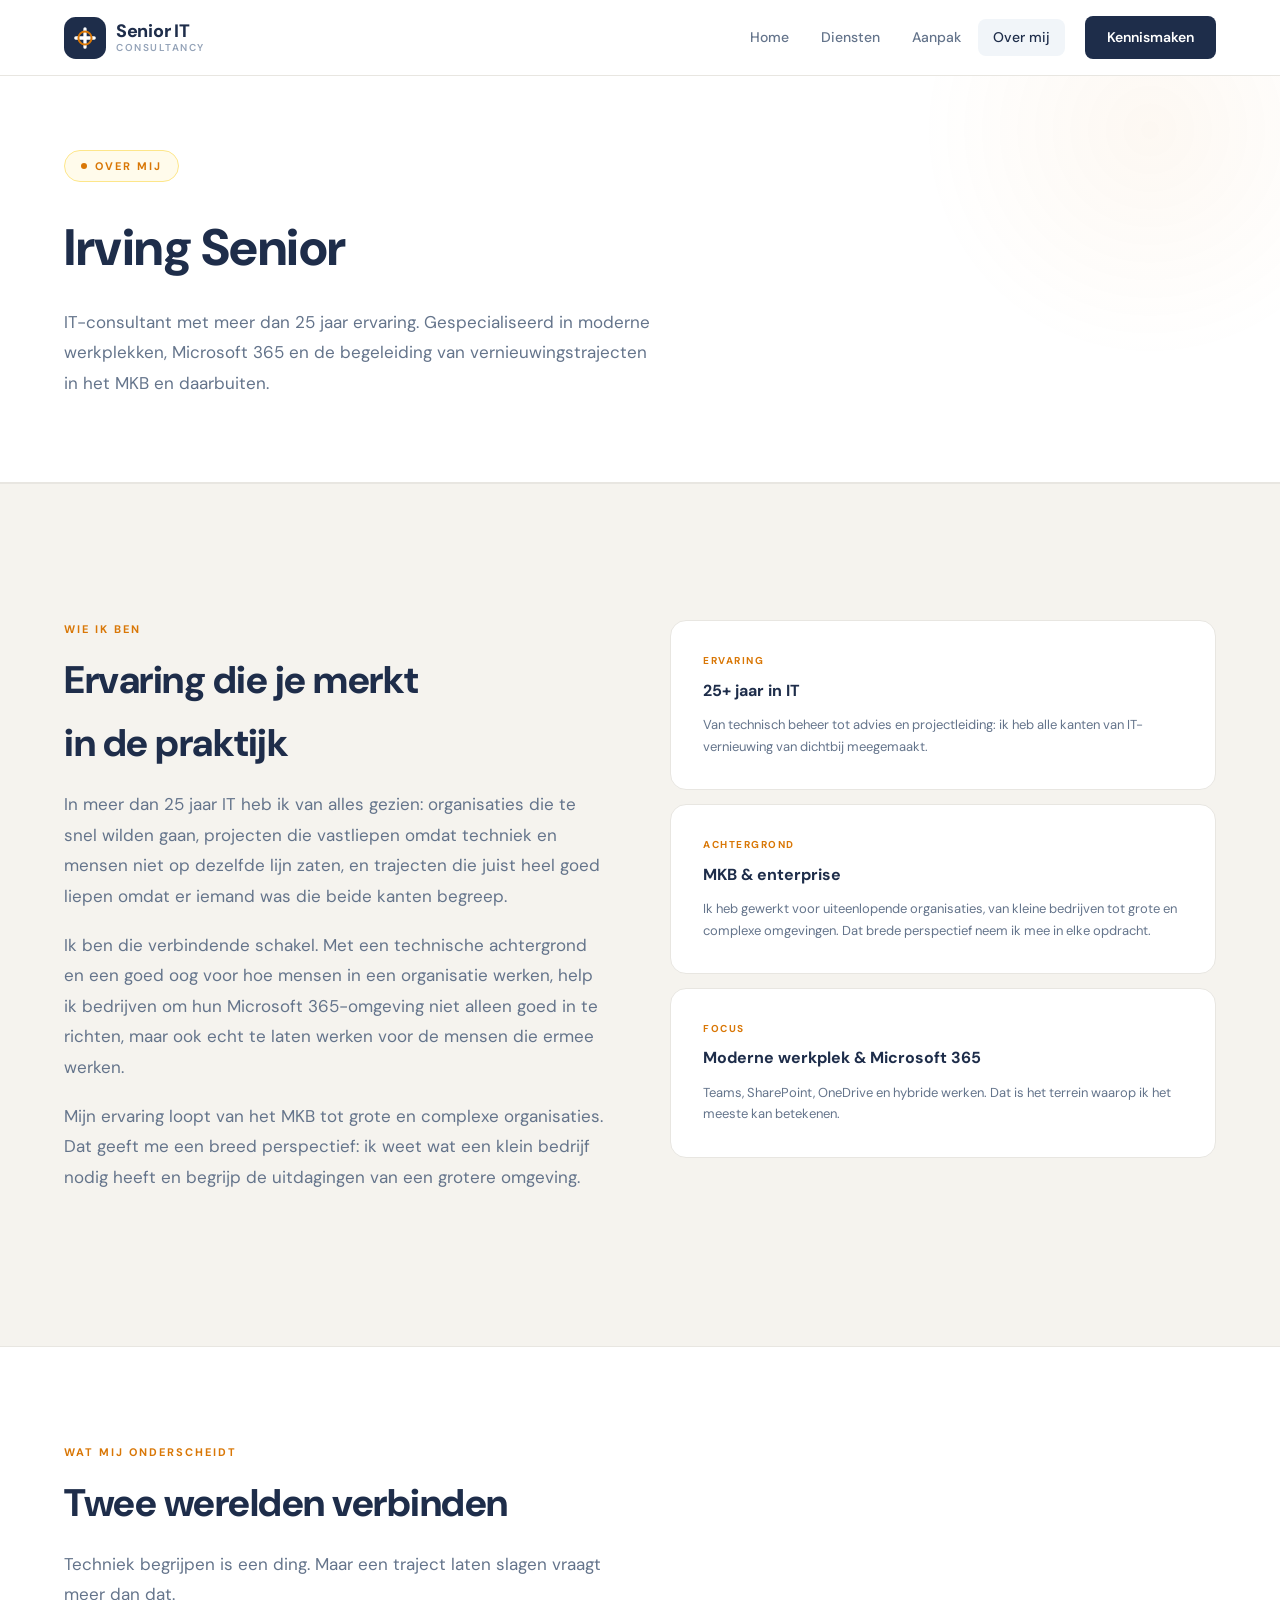
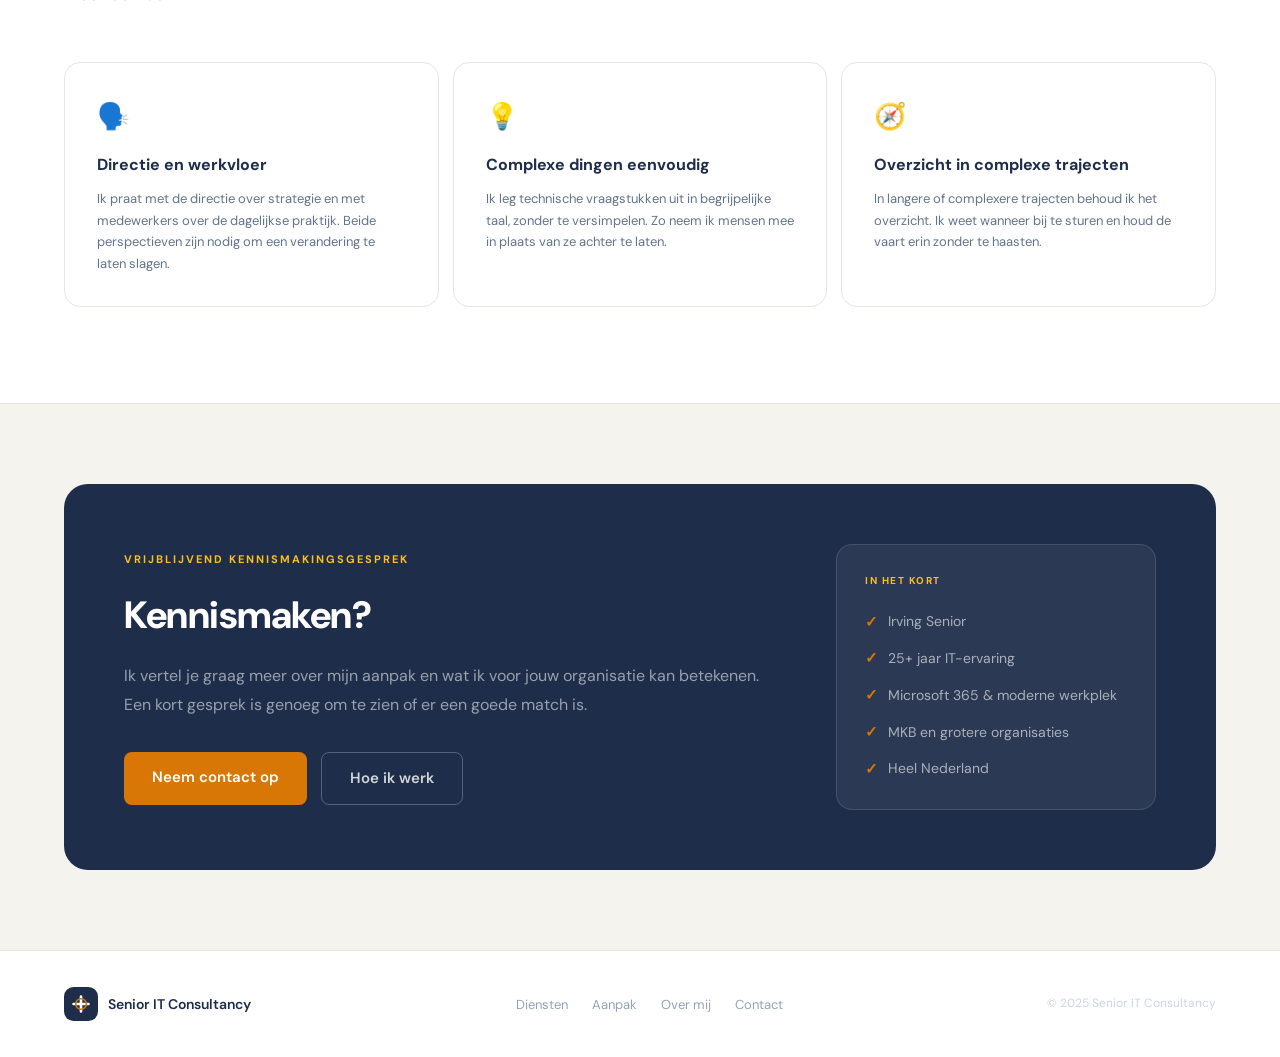
<file: over-mij.html>
<!doctype html>
<html lang="nl">
<head>
<meta charset="utf-8">
<meta name="viewport" content="width=device-width,initial-scale=1">
<meta name="description" content="Irving Senior – IT-consultant met 25+ jaar ervaring in moderne werkplekken en Microsoft 365.">
<title>Over mij – Senior IT Consultancy</title>
<link rel="stylesheet" href="style.css">
<link href="https://fonts.googleapis.com/css2?family=DM+Sans:ital,opsz,wght@0,9..40,400;0,9..40,500;0,9..40,700;0,9..40,800&family=DM+Serif+Display&display=swap" rel="stylesheet">
</head>
<body>
<header>
  <div class="wrap nav">
    <a class="logo" href="index.html"><svg width="42" height="42" viewBox="0 0 32 32" fill="none"><rect width="32" height="32" rx="9" fill="#1e2d4a"/><path d="M9 16h14M16 9v14" stroke="#fff" stroke-width="2.5" stroke-linecap="round"/><circle cx="16" cy="16" r="5" fill="none" stroke="#d97706" stroke-width="1.5"/></svg><div class="logo-text"><span class="logo-main">Senior IT</span><span class="logo-sub">Consultancy</span></div></a>
    <div class="menu"><a href="index.html">Home</a><a href="diensten.html">Diensten</a><a href="aanpak.html">Aanpak</a><a href="over-mij.html" class="active">Over mij</a></div>
    <a class="btn" href="contact.html">Kennismaken</a>
    <button class="hamburger" id="hamburger" aria-label="Menu"><span></span><span></span><span></span></button>
  </div>
</header>
<nav class="mobile-nav" id="mobileNav"><a href="index.html">Home</a><a href="diensten.html">Diensten</a><a href="aanpak.html">Aanpak</a><a href="over-mij.html">Over mij</a><a href="contact.html">Contact</a></nav>

<section class="page-hero">
  <div class="wrap">
    <div class="hero-kicker reveal"><span class="kicker-dot"></span>Over mij</div>
    <h1 class="reveal">Irving Senior</h1>
    <p class="reveal">IT-consultant met meer dan 25 jaar ervaring. Gespecialiseerd in moderne werkplekken, Microsoft 365 en de begeleiding van vernieuwingstrajecten in het MKB en daarbuiten.</p>
  </div>
</section>

<div class="divider"></div>

<section class="section section-tinted">
  <div class="wrap">
    <div class="highlight-row">
      <div class="reveal">
        <div class="section-eyebrow">Wie ik ben</div>
        <h2>Ervaring die je merkt<br>in de praktijk</h2>
        <p class="text">In meer dan 25 jaar IT heb ik van alles gezien: organisaties die te snel wilden gaan, projecten die vastliepen omdat techniek en mensen niet op dezelfde lijn zaten, en trajecten die juist heel goed liepen omdat er iemand was die beide kanten begreep.</p>
        <p class="text">Ik ben die verbindende schakel. Met een technische achtergrond en een goed oog voor hoe mensen in een organisatie werken, help ik bedrijven om hun Microsoft 365-omgeving niet alleen goed in te richten, maar ook echt te laten werken voor de mensen die ermee werken.</p>
        <p class="text">Mijn ervaring loopt van het MKB tot grote en complexe organisaties. Dat geeft me een breed perspectief: ik weet wat een klein bedrijf nodig heeft en begrijp de uitdagingen van een grotere omgeving.</p>
      </div>
      <div class="reveal">
        <div class="card" style="margin-bottom:14px;">
          <div class="card-label" style="min-height:auto;">Ervaring</div>
          <div class="card-title" style="min-height:auto;">25+ jaar in IT</div>
          <div class="card-text">Van technisch beheer tot advies en projectleiding: ik heb alle kanten van IT-vernieuwing van dichtbij meegemaakt.</div>
        </div>
        <div class="card" style="margin-bottom:14px;">
          <div class="card-label" style="min-height:auto;">Achtergrond</div>
          <div class="card-title" style="min-height:auto;">MKB & enterprise</div>
          <div class="card-text">Ik heb gewerkt voor uiteenlopende organisaties, van kleine bedrijven tot grote en complexe omgevingen. Dat brede perspectief neem ik mee in elke opdracht.</div>
        </div>
        <div class="card">
          <div class="card-label" style="min-height:auto;">Focus</div>
          <div class="card-title" style="min-height:auto;">Moderne werkplek & Microsoft 365</div>
          <div class="card-text">Teams, SharePoint, OneDrive en hybride werken. Dat is het terrein waarop ik het meeste kan betekenen.</div>
        </div>
      </div>
    </div>
  </div>
</section>

<div class="divider"></div>

<section class="section">
  <div class="wrap">
    <div class="section-eyebrow reveal">Wat mij onderscheidt</div>
    <h2 class="reveal">Twee werelden verbinden</h2>
    <p class="section-intro reveal">Techniek begrijpen is een ding. Maar een traject laten slagen vraagt meer dan dat.</p>
    <div class="grid3 reveal">
      <div class="card">
        <span class="card-icon">🗣️</span>
        <div class="card-title" style="min-height:auto;">Directie en werkvloer</div>
        <div class="card-text">Ik praat met de directie over strategie en met medewerkers over de dagelijkse praktijk. Beide perspectieven zijn nodig om een verandering te laten slagen.</div>
      </div>
      <div class="card">
        <span class="card-icon">💡</span>
        <div class="card-title" style="min-height:auto;">Complexe dingen eenvoudig</div>
        <div class="card-text">Ik leg technische vraagstukken uit in begrijpelijke taal, zonder te versimpelen. Zo neem ik mensen mee in plaats van ze achter te laten.</div>
      </div>
      <div class="card">
        <span class="card-icon">🧭</span>
        <div class="card-title" style="min-height:auto;">Overzicht in complexe trajecten</div>
        <div class="card-text">In langere of complexere trajecten behoud ik het overzicht. Ik weet wanneer bij te sturen en houd de vaart erin zonder te haasten.</div>
      </div>
    </div>
  </div>
</section>

<div class="divider"></div>

<section class="cta-personal">
  <div class="wrap">
    <div class="cta-personal-inner reveal">
      <div class="cta-personal-text">
        <div class="cta-kicker">Vrijblijvend kennismakingsgesprek</div>
        <h2>Kennismaken?</h2>
        <p>Ik vertel je graag meer over mijn aanpak en wat ik voor jouw organisatie kan betekenen. Een kort gesprek is genoeg om te zien of er een goede match is.</p>
        <div class="cta-actions">
          <a class="btn big" href="contact.html">Neem contact op</a>
          <a class="btn-outline big" href="aanpak.html">Hoe ik werk</a>
        </div>
      </div>
      <div class="cta-personal-card">
        <div class="cta-card-label">In het kort</div>
        <div class="cta-card-items">
          <div class="cta-card-item"><span class="cta-check">✓</span>Irving Senior</div>
          <div class="cta-card-item"><span class="cta-check">✓</span>25+ jaar IT-ervaring</div>
          <div class="cta-card-item"><span class="cta-check">✓</span>Microsoft 365 & moderne werkplek</div>
          <div class="cta-card-item"><span class="cta-check">✓</span>MKB en grotere organisaties</div>
          <div class="cta-card-item"><span class="cta-check">✓</span>Heel Nederland</div>
        </div>
      </div>
    </div>
  </div>
</section>

<footer>
  <div class="wrap footer-inner">
    <div class="footer-brand"><svg width="34" height="34" viewBox="0 0 32 32" fill="none"><rect width="32" height="32" rx="9" fill="#1e2d4a"/><path d="M9 16h14M16 9v14" stroke="#fff" stroke-width="2.5" stroke-linecap="round"/><circle cx="16" cy="16" r="5" fill="none" stroke="#d97706" stroke-width="1.5"/></svg><span>Senior IT Consultancy</span></div>
    <div class="footer-links"><a href="diensten.html">Diensten</a><a href="aanpak.html">Aanpak</a><a href="over-mij.html">Over mij</a><a href="contact.html">Contact</a></div>
    <span class="footer-copy">© 2025 Senior IT Consultancy</span>
  </div>
</footer>
<a href="contact.html" class="fab-contact">Contact</a>
<script>
const obs=new IntersectionObserver(entries=>{entries.forEach(e=>{if(e.isIntersecting)e.target.classList.add('active');});},{threshold:0.08});
document.querySelectorAll('.reveal').forEach(el=>obs.observe(el));
const h=document.getElementById('hamburger'),m=document.getElementById('mobileNav');
if(h&&m){h.addEventListener('click',()=>{h.classList.toggle('open');m.classList.toggle('open');});m.querySelectorAll('a').forEach(a=>a.addEventListener('click',()=>{h.classList.remove('open');m.classList.remove('open');}));}
</script>
</body>
</html>
</file>
<file: style.css>
*,*::before,*::after{margin:0;padding:0;box-sizing:border-box;}

html,body{font-family:'DM Sans',sans-serif;color:#1e2d4a;line-height:1.65;-webkit-font-smoothing:antialiased;background:#f5f3ee;min-height:100vh;}

body::before{content:"";position:fixed;top:-120px;right:-120px;width:500px;height:500px;background:radial-gradient(circle,rgba(217,119,6,0.05) 0%,transparent 65%);pointer-events:none;z-index:0;}

/* ── LAYOUT ── */
.wrap{width:90%;max-width:1200px;margin:0 auto;position:relative;z-index:1;}

/* ── HEADER ── */
header{position:fixed;width:100%;top:0;z-index:1000;background:rgba(255,255,255,0.95);backdrop-filter:blur(14px);border-bottom:1px solid #e8e6e1;}
.nav{display:flex;align-items:center;padding:16px 0;}
.logo{text-decoration:none;display:flex;align-items:center;gap:10px;margin-right:auto;}
.logo-text{display:flex;flex-direction:column;line-height:1.1;}
.logo-main{font-size:18px;font-weight:800;color:#1e2d4a;letter-spacing:-0.3px;}
.logo-sub{font-size:10px;font-weight:600;color:#94a3b8;letter-spacing:1.5px;text-transform:uppercase;}
.menu{display:flex;align-items:center;gap:2px;margin-right:20px;}
.menu a{padding:7px 15px;color:#64748b;text-decoration:none;font-size:14px;font-weight:500;border-radius:8px;transition:all 0.2s;}
.menu a:hover,.menu a.active{color:#1e2d4a;background:#f1f5f9;}

/* ── BUTTONS ── */
.btn{background:#1e2d4a;padding:10px 22px;border-radius:8px;text-decoration:none;color:#fff;font-size:14px;font-weight:600;transition:all 0.22s;display:inline-block;border:none;cursor:pointer;font-family:inherit;}
.btn:hover{background:#162238;transform:translateY(-1px);box-shadow:0 6px 20px rgba(30,45,74,0.2);}
.btn.big{padding:13px 28px;font-size:15px;}
.btn-ghost{background:#fff;border:1.5px solid #d97706;padding:10px 22px;border-radius:8px;text-decoration:none;color:#d97706;font-size:14px;font-weight:600;transition:all 0.22s;display:inline-block;}
.btn-ghost:hover{background:#fffbeb;border-color:#b45309;}
.btn-ghost.big{padding:13px 28px;font-size:15px;}
.btn-outline{background:transparent;border:1.5px solid #cbd5e1;padding:13px 28px;border-radius:8px;text-decoration:none;color:#475569;font-size:15px;font-weight:600;transition:all 0.22s;display:inline-block;}
.btn-outline:hover{border-color:#1e2d4a;color:#1e2d4a;}
.btn-amber{background:#d97706;padding:10px 22px;border-radius:8px;text-decoration:none;color:#fff;font-size:14px;font-weight:600;transition:all 0.22s;display:inline-block;border:none;cursor:pointer;}
.btn-amber:hover{background:#b45309;transform:translateY(-1px);box-shadow:0 6px 20px rgba(217,119,6,0.25);}
.btn-amber.big{padding:13px 28px;font-size:15px;}

/* ── HERO ── */
.hero{min-height:100vh;display:flex;align-items:center;padding-top:90px;padding-bottom:60px;text-align:center;}
.hero-wrap{display:flex;flex-direction:column;align-items:center;max-width:760px;margin:0 auto;}
.hero-kicker{display:inline-flex;align-items:center;gap:8px;font-size:11px;font-weight:700;letter-spacing:2px;text-transform:uppercase;color:#d97706;background:#fffbeb;border:1px solid #fde68a;border-radius:20px;padding:6px 16px;margin-bottom:32px;}
.kicker-dot{width:6px;height:6px;background:#d97706;border-radius:50%;flex-shrink:0;}
.hero h1{font-size:clamp(36px,5vw,62px);font-weight:800;line-height:1.08;letter-spacing:-1.5px;color:#1e2d4a;margin-bottom:24px;}
.hero h1 em{color:#d97706;font-style:normal;font-family:'DM Serif Display',serif;}
.hero-lead{color:#64748b;font-size:18px;line-height:1.8;max-width:580px;margin-bottom:36px;}
.hero-cta{display:flex;gap:14px;flex-wrap:wrap;justify-content:center;margin-bottom:52px;}
.tech-strip{display:flex;flex-wrap:wrap;gap:8px;justify-content:center;}
.chip{font-size:12px;font-weight:600;color:#94a3b8;background:#fff;border:1px solid #e8e6e1;border-radius:6px;padding:5px 12px;}

/* ── DIVIDER ── */
.divider{height:1px;background:#e8e6e1;position:relative;z-index:1;}

/* ── SECTIONS ── */
.section{padding:96px 0;position:relative;z-index:1;background:#ffffff;}
.section-tinted{background:#f5f3ee;}
.section-eyebrow{font-size:11px;font-weight:700;letter-spacing:2px;text-transform:uppercase;color:#d97706;margin-bottom:10px;}
.section h2{font-size:clamp(26px,3vw,40px);font-weight:800;letter-spacing:-0.5px;margin-bottom:14px;color:#1e2d4a;}
.section-intro{color:#64748b;font-size:17px;max-width:560px;margin-bottom:52px;line-height:1.8;}
.text{color:#64748b;font-size:17px;line-height:1.8;margin-bottom:18px;}

/* ── SITUATION ROW ── */
.situation-row{display:flex;align-items:stretch;gap:0;background:#fff;border:1px solid #e8e6e1;border-radius:16px;overflow:hidden;margin-top:40px;}
.sit-item{flex:1;padding:32px 28px;display:flex;flex-direction:column;align-items:flex-start;gap:12px;transition:background 0.2s;}
.sit-item:hover{background:#fffbeb;}
.sit-icon{font-size:24px;}
.sit-text{font-size:14px;color:#64748b;line-height:1.6;}
.sit-divider{width:1px;background:#e8e6e1;flex-shrink:0;}

/* ── SERVICE FEATURED ── */
.service-featured{background:#1e2d4a;border-radius:20px;padding:52px;display:grid;grid-template-columns:1fr 340px;gap:60px;align-items:center;margin-bottom:20px;}
.sf-content .sf-tag{font-size:10px;font-weight:700;letter-spacing:2px;text-transform:uppercase;color:#fbbf24;margin-bottom:14px;}
.sf-content h3{font-size:clamp(22px,2.5vw,32px);font-weight:800;color:#fff;margin-bottom:16px;letter-spacing:-0.5px;}
.sf-content p{font-size:15px;color:rgba(255,255,255,0.6);line-height:1.75;margin-bottom:28px;}
.sf-content .btn{background:#d97706;color:#fff;}
.sf-content .btn:hover{background:#b45309;}
.sf-visual{display:flex;justify-content:center;align-items:center;}
.sf-orbit{position:relative;width:220px;height:220px;}
.sf-center{position:absolute;top:50%;left:50%;transform:translate(-50%,-50%);width:64px;height:64px;background:#d97706;border-radius:16px;display:flex;align-items:center;justify-content:center;font-size:14px;font-weight:800;color:#fff;}
.sf-node{position:absolute;background:rgba(255,255,255,0.08);border:1px solid rgba(255,255,255,0.15);border-radius:10px;padding:6px 12px;font-size:12px;font-weight:700;color:rgba(255,255,255,0.7);}
.sf-node.n1{top:4px;left:50%;transform:translateX(-50%);}
.sf-node.n2{top:50%;right:0;transform:translateY(-50%);}
.sf-node.n3{bottom:4px;left:50%;transform:translateX(-50%);}
.sf-node.n4{top:50%;left:0;transform:translateY(-50%);}

/* ── SERVICE SUB ── */
.service-sub{display:grid;grid-template-columns:repeat(3,1fr);gap:12px;}
.svc-card{background:#fff;border:1px solid #e8e6e1;border-top:3px solid #d97706;border-radius:14px;padding:28px;transition:all 0.25s;}
.svc-card:hover{box-shadow:0 8px 28px rgba(30,45,74,0.08);transform:translateY(-3px);}
.svc-num{font-size:32px;font-weight:800;color:#fde68a;line-height:1;margin-bottom:14px;}
.svc-title{font-size:15px;font-weight:700;color:#1e2d4a;margin-bottom:8px;}
.svc-text{font-size:13px;color:#64748b;line-height:1.65;}

/* ── BENEFITS ── */
.benefit-row{display:grid;grid-template-columns:1fr 1.1fr;gap:80px;align-items:start;padding:20px 0;}
.benefit-left h2{margin-bottom:16px;}
.benefit-left .text{margin-bottom:32px;}
.benefit-right{display:flex;flex-direction:column;gap:0;}
.benefit-item{display:flex;gap:16px;align-items:flex-start;padding:20px 0;border-bottom:1px solid #f1f5f9;}
.benefit-item:last-child{border-bottom:none;}
.bi-icon{font-size:22px;flex-shrink:0;margin-top:2px;}
.bi-title{font-size:15px;font-weight:700;color:#1e2d4a;margin-bottom:4px;}
.bi-text{font-size:13px;color:#64748b;line-height:1.6;}

/* ── CTA PERSONAL ── */
.cta-personal{padding:80px 0;position:relative;z-index:1;background:#f5f3ee;}
.cta-personal-inner{display:grid;grid-template-columns:1fr 320px;gap:60px;align-items:center;background:#1e2d4a;border-radius:24px;padding:60px;}
.cta-kicker{font-size:11px;font-weight:700;letter-spacing:2px;text-transform:uppercase;color:#fbbf24;margin-bottom:16px;}
.cta-personal-text h2{font-size:clamp(26px,3vw,38px);font-weight:800;letter-spacing:-0.5px;color:#fff;margin-bottom:16px;}
.cta-personal-text p{color:rgba(255,255,255,0.55);font-size:16px;line-height:1.8;margin-bottom:32px;}
.cta-actions{display:flex;gap:14px;flex-wrap:wrap;}
.cta-actions .btn{background:#d97706;color:#fff;}
.cta-actions .btn:hover{background:#b45309;}
.cta-actions .btn-outline{border-color:rgba(255,255,255,0.25);color:rgba(255,255,255,0.8);}
.cta-actions .btn-outline:hover{border-color:rgba(255,255,255,0.6);color:#fff;}
.cta-personal-card{background:rgba(255,255,255,0.06);border:1px solid rgba(255,255,255,0.12);border-radius:16px;padding:28px;}
.cta-card-label{font-size:10px;font-weight:700;letter-spacing:1.5px;text-transform:uppercase;color:#fbbf24;margin-bottom:20px;}
.cta-card-items{display:flex;flex-direction:column;gap:12px;}
.cta-card-item{font-size:14px;color:rgba(255,255,255,0.6);display:flex;align-items:center;gap:10px;}
.cta-check{color:#d97706;font-weight:700;font-size:15px;}

/* ── FOOTER ── */
footer{border-top:1px solid #e8e6e1;padding:36px 0;background:#ffffff;position:relative;z-index:1;}
.footer-inner{display:flex;justify-content:space-between;align-items:center;flex-wrap:wrap;gap:16px;}
.footer-brand{display:flex;align-items:center;gap:10px;font-size:14px;font-weight:600;color:#1e2d4a;}
.footer-links{display:flex;gap:24px;}
.footer-links a{font-size:13px;color:#94a3b8;text-decoration:none;transition:color 0.2s;}
.footer-links a:hover{color:#1e2d4a;}
.footer-copy{font-size:12px;color:#cbd5e1;}

/* ── PAGE HERO ── */
.page-hero{padding:150px 0 72px;background:#ffffff;border-bottom:1px solid #e8e6e1;}
.page-hero .hero-kicker{display:inline-flex;align-items:center;gap:8px;font-size:11px;font-weight:700;letter-spacing:2px;text-transform:uppercase;color:#d97706;background:#fffbeb;border:1px solid #fde68a;border-radius:20px;padding:6px 16px;margin-bottom:24px;}
.page-hero h1{font-size:clamp(30px,4vw,52px);font-weight:800;letter-spacing:-0.5px;color:#1e2d4a;margin-bottom:16px;}
.page-hero p{color:#64748b;font-size:17px;max-width:600px;line-height:1.8;margin-bottom:12px;}

/* ── CARDS ── */
.card{background:#fff;border:1px solid #e8e6e1;border-radius:16px;padding:32px;transition:all 0.25s;}
.card:hover{border-color:#d97706;box-shadow:0 8px 28px rgba(217,119,6,0.08);transform:translateY(-3px);}
.card-icon{font-size:26px;margin-bottom:14px;display:block;}
.card-label{font-size:10px;font-weight:700;letter-spacing:1.5px;text-transform:uppercase;color:#d97706;margin-bottom:8px;min-height:38px;display:flex;align-items:flex-start;}
.card-title{font-size:16px;font-weight:700;color:#1e2d4a;margin-bottom:10px;min-height:48px;display:flex;align-items:flex-start;}
.card-text{font-size:13px;color:#64748b;line-height:1.65;}
.grid{display:grid;grid-template-columns:repeat(auto-fit,minmax(240px,1fr));gap:14px;}
.grid2{display:grid;grid-template-columns:repeat(auto-fit,minmax(280px,1fr));gap:14px;}
.grid3{display:grid;grid-template-columns:repeat(3,1fr);gap:14px;}
.grid4{display:grid;grid-template-columns:repeat(4,1fr);gap:14px;}

/* ── HIGHLIGHT ROW ── */
.highlight-row{display:grid;grid-template-columns:1fr 1fr;gap:60px;align-items:start;padding:40px 0;}
.highlight-list{list-style:none;display:flex;flex-direction:column;gap:12px;margin-top:24px;}
.highlight-list li{display:flex;gap:12px;align-items:flex-start;font-size:15px;color:#64748b;}
.highlight-list li::before{content:"";width:18px;height:18px;min-width:18px;background:#fffbeb;border-radius:50%;border:1px solid #fde68a;background-image:url("data:image/svg+xml,%3Csvg xmlns='http://www.w3.org/2000/svg' viewBox='0 0 12 12'%3E%3Cpolyline points='2,6 5,9 10,3' fill='none' stroke='%23d97706' stroke-width='1.8' stroke-linecap='round' stroke-linejoin='round'/%3E%3C/svg%3E");background-repeat:no-repeat;background-position:center;background-size:9px;margin-top:2px;}

/* ── STEP CARDS ── */
.step-card{background:#fff;border:1px solid #e8e6e1;border-radius:14px;padding:26px 22px;transition:all 0.25s;}
.step-card:hover{border-color:#d97706;box-shadow:0 6px 20px rgba(217,119,6,0.08);}
.step-n{font-size:34px;font-weight:800;color:#fde68a;line-height:1;margin-bottom:10px;}
.step-line{width:28px;height:3px;background:#d97706;border-radius:2px;margin-bottom:12px;}
.step-title{font-size:14px;font-weight:700;color:#1e2d4a;margin-bottom:6px;}
.step-text{font-size:13px;color:#64748b;line-height:1.6;}

/* ── TIER CARDS ── */
.tier-grid{display:grid;grid-template-columns:1fr 1fr;gap:20px;margin-top:36px;margin-bottom:36px;}
.tier-card{background:#fff;border:1px solid #e8e6e1;border-radius:18px;padding:36px;display:flex;flex-direction:column;transition:all 0.25s;}
.tier-card:hover{border-color:#d97706;}
.tier-advanced{border-color:#1e2d4a;background:#f8fafc;}
.tier-num{font-size:10px;font-weight:700;letter-spacing:2px;text-transform:uppercase;color:#d97706;margin-bottom:8px;}
.tier-name{font-size:20px;font-weight:800;color:#1e2d4a;margin-bottom:6px;}
.tier-sub{font-size:13px;color:#64748b;margin-bottom:18px;font-style:italic;}
.tier-badge-pill{display:inline-block;font-size:10px;font-weight:700;padding:3px 12px;border-radius:20px;margin-bottom:18px;background:#f1f5f9;color:#64748b;}
.tier-badge-blue{background:#1e2d4a;color:#fff;}
.tier-divider{height:1px;background:#e8e6e1;margin-bottom:20px;}
.tier-list{list-style:none;display:flex;flex-direction:column;gap:10px;margin-bottom:28px;flex:1;}
.tier-list li{display:flex;align-items:flex-start;gap:10px;font-size:13px;color:#374151;line-height:1.5;}
.tier-list li::before{content:"";width:16px;height:16px;min-width:16px;border-radius:50%;background:#fffbeb;border:1px solid #fde68a;background-image:url("data:image/svg+xml,%3Csvg xmlns='http://www.w3.org/2000/svg' viewBox='0 0 12 12'%3E%3Cpolyline points='2,6 5,9 10,3' fill='none' stroke='%23d97706' stroke-width='1.8' stroke-linecap='round' stroke-linejoin='round'/%3E%3C/svg%3E");background-repeat:no-repeat;background-position:center;background-size:8px;margin-top:2px;flex-shrink:0;}
.tier-list li.tier-dim{color:#94a3b8;}
.tier-list li.tier-highlight{color:#1e2d4a;font-weight:600;}
.tier-price{font-size:12px;color:#64748b;margin-bottom:18px;}
.tier-price span{color:#d97706;font-weight:600;}
.tier-routes{display:grid;grid-template-columns:1fr 1fr;gap:16px;margin-top:28px;}
.tier-route-card{background:#fff;border:1px solid #e8e6e1;border-radius:12px;padding:22px;display:flex;gap:14px;align-items:flex-start;}
.tier-route-icon{font-size:20px;flex-shrink:0;}
.tier-route-card h4{font-size:14px;font-weight:700;color:#1e2d4a;margin-bottom:5px;}
.tier-route-card p{font-size:12px;color:#64748b;line-height:1.6;}

/* ── FORM ── */
.form-group{margin-bottom:16px;}
.form-group label{display:block;font-size:13px;font-weight:600;color:#374151;margin-bottom:6px;}
.form-group input,.form-group textarea{width:100%;background:#fff;border:1.5px solid #e8e6e1;border-radius:10px;padding:12px 16px;color:#1e2d4a;font-size:15px;font-family:inherit;transition:border-color 0.2s;outline:none;}
.form-group input::placeholder,.form-group textarea::placeholder{color:#cbd5e1;}
.form-group input:focus,.form-group textarea:focus{border-color:#d97706;box-shadow:0 0 0 3px rgba(217,119,6,0.08);}
.form-group textarea{resize:vertical;min-height:120px;}
.form-row{display:grid;grid-template-columns:1fr 1fr;gap:14px;}

/* ── INFO CARDS ── */
.info-card{background:#fff;border:1px solid #e8e6e1;border-radius:14px;padding:22px;margin-bottom:12px;}
.info-card-head{display:flex;align-items:center;gap:10px;margin-bottom:8px;}
.info-card-icon{font-size:18px;}
.info-card-label{font-size:10px;font-weight:700;letter-spacing:1.5px;text-transform:uppercase;color:#d97706;}
.info-card-title{font-size:14px;font-weight:700;color:#1e2d4a;margin-bottom:4px;}
.info-card-text{font-size:13px;color:#64748b;line-height:1.6;}

/* ── HAMBURGER ── */
.hamburger{display:none;flex-direction:column;justify-content:space-between;width:22px;height:16px;background:none;border:none;cursor:pointer;padding:0;}
.hamburger span{display:block;width:22px;height:2px;background:#1e2d4a;border-radius:2px;transition:all 0.3s;}
.hamburger.open span:nth-child(1){transform:translateY(7px) rotate(45deg);}
.hamburger.open span:nth-child(2){opacity:0;}
.hamburger.open span:nth-child(3){transform:translateY(-7px) rotate(-45deg);}

/* ── MOBILE NAV ── */
.mobile-nav{display:none;position:fixed;inset:0;background:rgba(255,255,255,0.98);backdrop-filter:blur(12px);z-index:999;flex-direction:column;align-items:center;justify-content:center;gap:36px;}
.mobile-nav.open{display:flex;}
.mobile-nav a{color:#1e2d4a;text-decoration:none;font-size:26px;font-weight:700;transition:color 0.2s;}
.mobile-nav a:hover{color:#d97706;}

/* ── FAB ── */
.fab-contact{display:none;position:fixed;bottom:22px;right:20px;z-index:998;background:#1e2d4a;color:#fff;padding:12px 22px;border-radius:50px;font-family:inherit;font-size:14px;font-weight:700;text-decoration:none;box-shadow:0 4px 18px rgba(30,45,74,0.25);}

/* ── REVEAL ── */
.reveal{opacity:0;transform:translateY(22px);transition:opacity 0.7s ease,transform 0.7s ease;}
.reveal.active{opacity:1;transform:translateY(0);}

/* ── TABLET ── */
@media(min-width:769px) and (max-width:1024px){
  .service-featured{grid-template-columns:1fr;gap:36px;}
  .sf-visual{display:none;}
  .benefit-row{gap:48px;}
  .cta-personal-inner{grid-template-columns:1fr;}
  .grid4{grid-template-columns:repeat(2,1fr);}
  .highlight-row{gap:40px;}
  .menu a{padding:6px 10px;font-size:13px;}
}

/* ── MOBILE ── */
@media(max-width:768px){
  .menu,.nav>.btn{display:none;}
  .hamburger{display:flex;}
  .fab-contact{display:flex;align-items:center;}
  .nav{padding:12px 0;}
  .hero{padding-top:80px;min-height:auto;padding-bottom:48px;}
  .hero h1{font-size:32px;}
  .hero-lead{font-size:15px;}
  .hero-cta{flex-direction:column;align-items:stretch;}
  .hero-cta a{text-align:center;}
  .section{padding:56px 0;}
  .section h2{font-size:24px;}
  .section-intro{font-size:15px;margin-bottom:32px;}
  .situation-row{flex-direction:column;}
  .sit-divider{width:100%;height:1px;}
  .service-featured{grid-template-columns:1fr;padding:32px;gap:28px;}
  .sf-visual{display:none;}
  .service-sub{grid-template-columns:1fr;}
  .benefit-row{grid-template-columns:1fr;gap:40px;padding:20px 0;}
  .cta-personal-inner{grid-template-columns:1fr;padding:36px 28px;gap:36px;}
  .cta-actions{flex-direction:column;align-items:stretch;}
  .cta-actions a{text-align:center;}
  .grid,.grid2,.grid3,.grid4{grid-template-columns:1fr;}
  .highlight-row{grid-template-columns:1fr;gap:32px;}
  .tier-grid,.tier-routes{grid-template-columns:1fr;}
  div[style*="grid-template-columns: 1fr 1fr"]{grid-template-columns:1fr!important;gap:28px!important;}
  .footer-inner{flex-direction:column;align-items:flex-start;gap:18px;}
  .footer-links{flex-wrap:wrap;gap:14px;}
  .form-row{grid-template-columns:1fr;}
  .page-hero{padding:90px 0 36px;}
  .page-hero h1{font-size:26px;}
}
</file>
